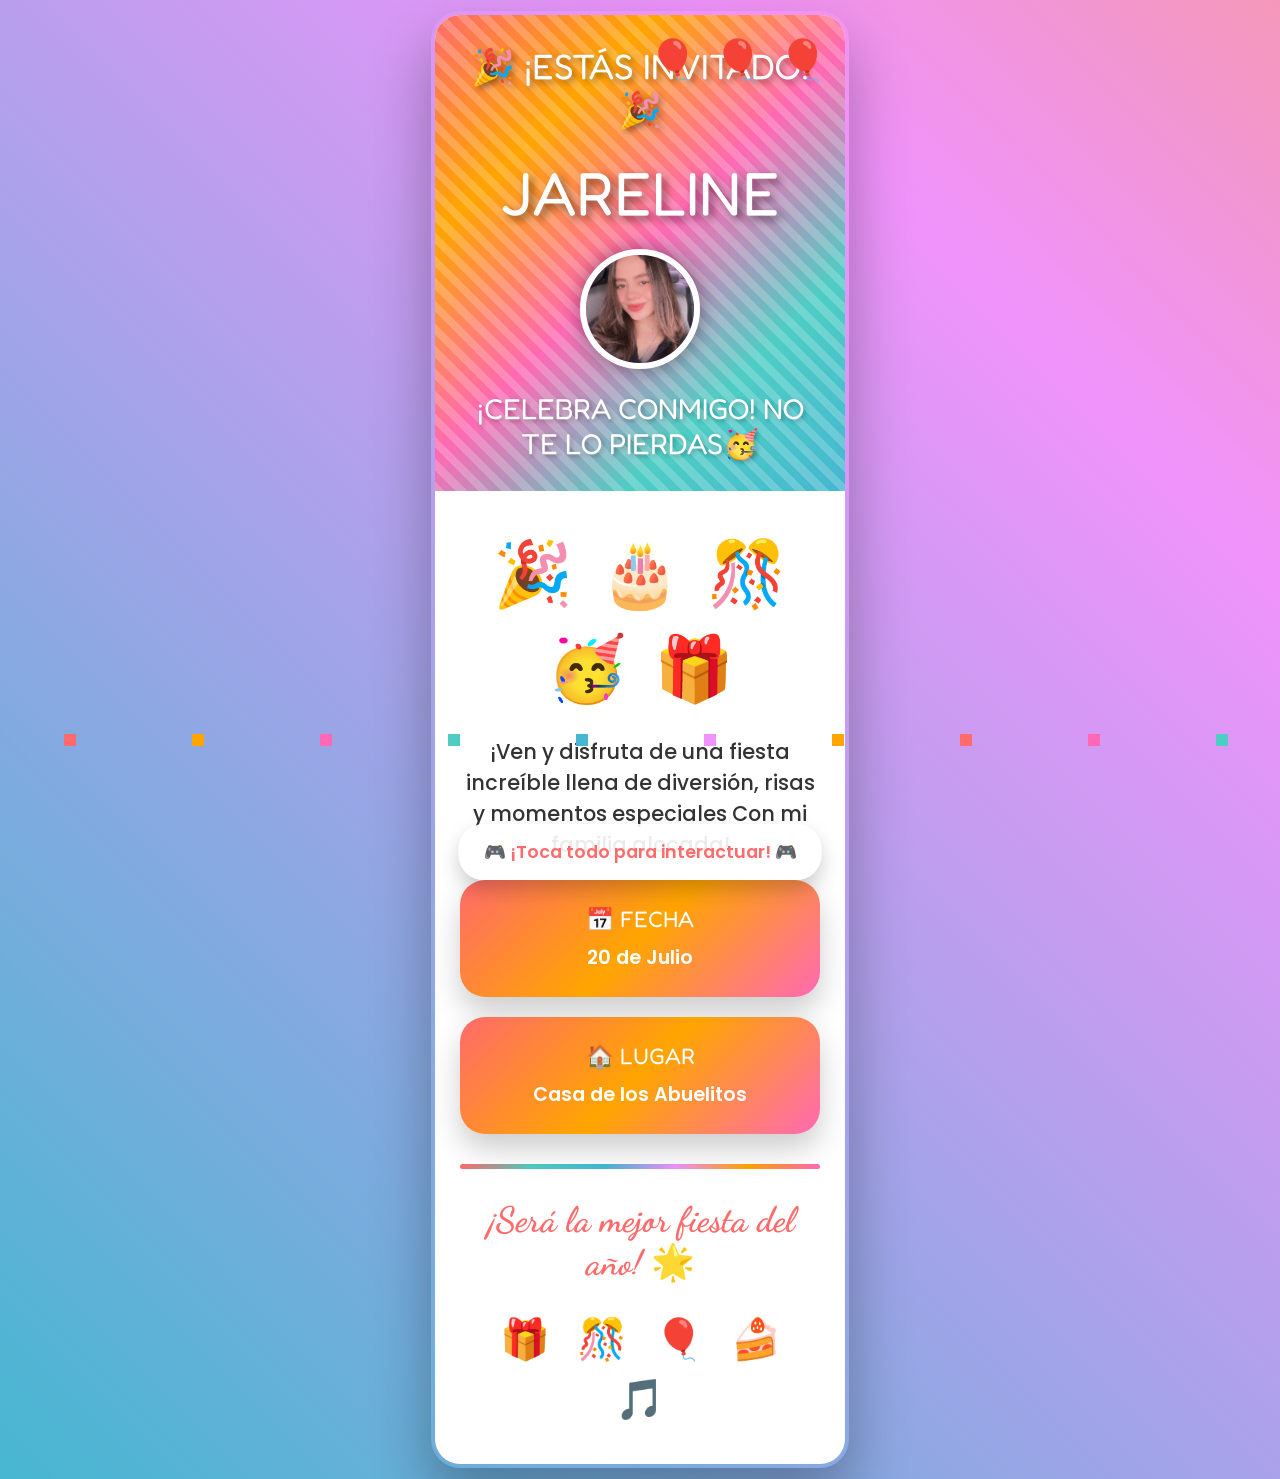
<file: index.html>
<!DOCTYPE html>
<html lang="es">
<head>
    <meta charset="UTF-8">
    <meta name="viewport" content="width=device-width, initial-scale=1.0">
    <title>🎉 ¡Cumpleaños de Jareline! 🎉</title>
    <style>
        @import url('https://fonts.googleapis.com/css2?family=Fredoka+One:wght@400&family=Poppins:wght@300;400;500;600;700&family=Dancing+Script:wght@400;600;700&display=swap');

        * {
            margin: 0;
            padding: 0;
            box-sizing: border-box;
        }

        body {
            font-family: 'Poppins', sans-serif;
            background: linear-gradient(45deg, #ff6b6b, #4ecdc4, #45b7d1, #f093fb, #ffa500, #ff69b4);
            background-size: 400% 400%;
            animation: gradientShift 8s ease infinite;
            min-height: 100vh;
            display: flex;
            justify-content: center;
            align-items: center;
            padding: 10px;
            overflow-x: hidden;
            cursor: pointer;
        }

        @keyframes gradientShift {
            0% { background-position: 0% 50%; }
            50% { background-position: 100% 50%; }
            100% { background-position: 0% 50%; }
        }

        .invitation-card {
            background: white;
            border-radius: 30px;
            box-shadow: 0 30px 60px rgba(0,0,0,0.3);
            overflow: hidden;
            max-width: 420px;
            width: 100%;
            position: relative;
            animation: cardFloat 4s ease-in-out infinite;
            border: 5px solid transparent;
            background-clip: padding-box;
            transition: all 0.3s ease;
        }

        .invitation-card:hover {
            transform: scale(1.05);
            box-shadow: 0 40px 80px rgba(0,0,0,0.4);
        }

        .invitation-card::before {
            content: '';
            position: absolute;
            top: -5px;
            left: -5px;
            right: -5px;
            bottom: -5px;
            background: linear-gradient(45deg, #ff6b6b, #4ecdc4, #45b7d1, #f093fb, #ffa500, #ff69b4);
            border-radius: 35px;
            z-index: -1;
            animation: borderRainbow 3s linear infinite;
        }

        @keyframes borderRainbow {
            0%, 100% { filter: hue-rotate(0deg); }
            50% { filter: hue-rotate(180deg); }
        }

        @keyframes cardFloat {
            0%, 100% { transform: translateY(0px) scale(1); }
            25% { transform: translateY(-8px) scale(1.02); }
            75% { transform: translateY(8px) scale(0.98); }
        }

        .header {
            background: linear-gradient(135deg, #ff6b6b 0%, #ffa500 25%, #ff69b4 50%, #4ecdc4 75%, #45b7d1 100%);
            padding: 30px 20px;
            text-align: center;
            position: relative;
            overflow: hidden;
            cursor: pointer;
            display: flex; /* Use flexbox for centering content */
            flex-direction: column; /* Stack items vertically */
            align-items: center; /* Center items horizontally */
            justify-content: center; /* Center items vertically */
        }

        .header::before {
            content: '';
            position: absolute;
            top: -50%;
            left: -50%;
            width: 200%;
            height: 200%;
            background: repeating-linear-gradient(
                45deg,
                transparent,
                transparent 8px,
                rgba(255,255,255,0.2) 8px,
                rgba(255,255,255,0.2) 16px
            );
            animation: shimmer 4s linear infinite;
        }

        @keyframes shimmer {
            0% { transform: translateX(-100%) rotate(0deg); }
            100% { transform: translateX(100%) rotate(360deg); }
        }

        .profile-pic-container {
            margin-top: 20px; /* Space above the picture, now below the name */
            margin-bottom: 15px; /* Space below the picture */
            position: relative; /* Needed for z-index */
            z-index: 4;
        }

        .profile-pic {
            width: 120px; /* Increased size for prominence */
            height: 120px;
            border-radius: 50%;
            border: 6px solid white; /* Thicker border */
            box-shadow: 0 0 20px rgba(0,0,0,0.4); /* Stronger shadow */
            cursor: pointer;
            transition: transform 0.4s ease-in-out, border-color 0.4s ease;
            object-fit: cover; /* Ensures the image covers the area without distortion */
        }

        .profile-pic:hover {
            transform: scale(1.15) rotate(360deg); /* More pronounced animation */
            border-color: #f093fb;
        }

        .birthday-text {
            font-family: 'Fredoka One', cursive;
            font-size: 2.2em;
            color: white;
            text-shadow: 3px 3px 6px rgba(0,0,0,0.4);
            margin-bottom: 10px;
            position: relative;
            z-index: 2;
            animation: textBounce 2s ease-in-out infinite;
            cursor: pointer;
            transition: all 0.3s ease;
        }

        .birthday-text:hover {
            transform: scale(1.1);
            text-shadow: 0 0 20px rgba(255,255,255,0.8);
        }

        @keyframes textBounce {
            0%, 100% { transform: translateY(0px); }
            50% { transform: translateY(-5px); }
        }

        .name {
            font-family: 'Fredoka One', cursive;
            font-size: 3.8em;
            color: #fff;
            text-shadow: 4px 4px 8px rgba(0,0,0,0.5);
            margin-top: 15px; /* Adjust margin if needed */
            margin-bottom: 0; /* Remove bottom margin as photo goes below */
            position: relative;
            z-index: 2;
            animation: nameGlow 3s ease-in-out infinite;
            cursor: pointer;
            transition: all 0.3s ease;
        }

        .name:hover {
            transform: scale(1.15) rotate(5deg);
            text-shadow: 0 0 30px rgba(255,255,255,1);
        }

        @keyframes nameGlow {
            0%, 100% { text-shadow: 4px 4px 8px rgba(0,0,0,0.5), 0 0 20px rgba(255,255,255,0.3); }
            50% { text-shadow: 4px 4px 8px rgba(0,0,0,0.5), 0 0 30px rgba(255,255,255,0.6); }
        }

        .animated-balloons {
            position: absolute;
            top: 15px;
            right: 15px;
            font-size: 2.5em;
            z-index: 3;
            cursor: pointer;
        }

        .balloon {
            display: inline-block;
            animation: balloonFloat 3s ease-in-out infinite;
            margin: 0 2px;
            transition: all 0.3s ease;
        }

        .balloon:hover {
            transform: scale(1.5) rotate(10deg);
            filter: drop-shadow(0 0 10px rgba(255,255,255,0.8));
        }

        .balloon:nth-child(1) { animation-delay: 0s; }
        .balloon:nth-child(2) { animation-delay: 0.5s; }
        .balloon:nth-child(3) { animation-delay: 1s; }

        @keyframes balloonFloat {
            0%, 100% { transform: translateY(0px) rotate(-2deg); }
            50% { transform: translateY(-15px) rotate(2deg); }
        }

        .content {
            padding: 35px 25px;
            text-align: center;
            position: relative;
        }

        .celebration-emoji {
            font-size: 4em;
            margin-bottom: 20px;
            animation: partyPulse 2s ease-in-out infinite;
        }

        .emoji {
            display: inline-block;
            animation: emojiDance 2s ease-in-out infinite;
            margin: 0 5px;
            cursor: pointer;
            transition: all 0.3s ease;
        }

        .emoji:hover {
            transform: scale(1.8) rotate(360deg);
            filter: drop-shadow(0 0 15px rgba(255,215,0,0.8));
        }

        .emoji:nth-child(1) { animation-delay: 0s; }
        .emoji:nth-child(2) { animation-delay: 0.3s; }
        .emoji:nth-child(3) { animation-delay: 0.6s; }
        .emoji:nth-child(4) { animation-delay: 0.9s; }
        .emoji:nth-child(5) { animation-delay: 1.2s; }

        @keyframes emojiDance {
            0%, 100% { transform: scale(1) rotate(0deg); }
            25% { transform: scale(1.2) rotate(-10deg); }
            75% { transform: scale(0.9) rotate(10deg); }
        }

        @keyframes partyPulse {
            0%, 100% { transform: scale(1); }
            50% { transform: scale(1.1); }
        }

        .info-section {
            background: linear-gradient(135deg, #ff6b6b 0%, #ffa500 50%, #ff69b4 100%);
            margin: 20px 0;
            padding: 25px;
            border-radius: 25px;
            color: white;
            box-shadow: 0 15px 30px rgba(0,0,0,0.2);
            position: relative;
            overflow: hidden;
            animation: sectionGlow 4s ease-in-out infinite;
            cursor: pointer;
            transition: all 0.3s ease;
        }

        .info-section:hover {
            transform: scale(1.05);
            box-shadow: 0 25px 50px rgba(0,0,0,0.3);
        }

        .info-section::before {
            content: '';
            position: absolute;
            top: 0;
            left: -100%;
            width: 100%;
            height: 100%;
            background: linear-gradient(90deg, transparent, rgba(255,255,255,0.3), transparent);
            animation: sectionShine 3s linear infinite;
        }

        @keyframes sectionShine {
            0% { left: -100%; }
            100% { left: 100%; }
        }

        @keyframes sectionGlow {
            0%, 100% { box-shadow: 0 15px 30px rgba(0,0,0,0.2); }
            50% { box-shadow: 0 20px 40px rgba(0,0,0,0.3), 0 0 20px rgba(255,255,255,0.2); }
        }

        .info-title {
            font-family: 'Fredoka One', cursive;
            font-size: 1.4em;
            margin-bottom: 10px;
            display: flex;
            align-items: center;
            justify-content: center;
            gap: 10px;
            position: relative;
            z-index: 2;
        }

        .info-detail {
            font-size: 1.2em;
            font-weight: 600;
            position: relative;
            z-index: 2;
        }

        .decorative-line {
            height: 5px;
            background: linear-gradient(90deg, #ff6b6b, #4ecdc4, #45b7d1, #f093fb, #ffa500, #ff69b4);
            margin: 30px 0;
            border-radius: 3px;
            animation: lineRainbow 3s linear infinite;
            cursor: pointer;
            transition: all 0.3s ease;
        }

        .decorative-line:hover {
            height: 10px;
            border-radius: 5px;
            box-shadow: 0 0 20px rgba(255,255,255,0.5);
        }

        @keyframes lineRainbow {
            0%, 100% { filter: hue-rotate(0deg); }
            50% { filter: hue-rotate(180deg); }
        }

        .invitation-text {
            font-size: 1.3em;
            color: #333;
            margin-bottom: 20px;
            font-weight: 500;
            animation: textPulse 3s ease-in-out infinite;
            cursor: pointer;
            transition: all 0.3s ease;
        }

        .invitation-text:hover {
            color: #ff6b6b;
            transform: scale(1.05);
        }

        @keyframes textPulse {
            0%, 100% { opacity: 1; }
            50% { opacity: 0.8; }
        }

        .fun-text {
            font-family: 'Dancing Script', cursive;
            font-size: 2.2em;
            color: #ff6b6b;
            margin-top: 20px;
            font-weight: 700;
            animation: funTextWave 2s ease-in-out infinite;
            cursor: pointer;
            transition: all 0.3s ease;
        }

        .fun-text:hover {
            transform: scale(1.2) rotate(5deg);
            text-shadow: 0 0 20px rgba(255,107,107,0.8);
        }

        @keyframes funTextWave {
            0%, 100% { transform: scale(1) rotate(0deg); }
            50% { transform: scale(1.05) rotate(1deg); }
        }

        .confetti {
            position: fixed;
            width: 12px;
            height: 12px;
            z-index: 1000;
            pointer-events: none;
        }

        .confetti:nth-child(1) {
            left: 5%;
            animation: confetti-fall 4s linear infinite;
            background: #ff6b6b;
            animation-delay: 0s;
        }
        .confetti:nth-child(2) {
            left: 15%;
            animation: confetti-fall 4.5s linear infinite;
            background: #ffa500;
            animation-delay: 0.5s;
        }
        .confetti:nth-child(3) {
            left: 25%;
            animation: confetti-fall 3.5s linear infinite;
            background: #ff69b4;
            animation-delay: 1s;
        }
        .confetti:nth-child(4) {
            left: 35%;
            animation: confetti-fall 4.2s linear infinite;
            background: #4ecdc4;
            animation-delay: 1.5s;
        }
        .confetti:nth-child(5) {
            left: 45%;
            animation: confetti-fall 3.8s linear infinite;
            background: #45b7d1;
            animation-delay: 2s;
        }
        .confetti:nth-child(6) {
            left: 55%;
            animation: confetti-fall 4.3s linear infinite;
            background: #f093fb;
            animation-delay: 2.5s;
        }
        .confetti:nth-child(7) {
            left: 65%;
            animation: confetti-fall 3.9s linear infinite;
            background: #ffa500;
            animation-delay: 3s;
        }
        .confetti:nth-child(8) {
            left: 75%;
            animation: confetti-fall 4.1s linear infinite;
            background: #ff6b6b;
            animation-delay: 3.5s;
        }
        .confetti:nth-child(9) {
            left: 85%;
            animation: confetti-fall 3.7s linear infinite;
            background: #ff69b4;
            animation-delay: 4s;
        }
        .confetti:nth-child(10) {
            left: 95%;
            animation: confetti-fall 4.4s linear infinite;
            background: #4ecdc4;
            animation-delay: 4.5s;
        }

        @keyframes confetti-fall {
            0% {
                transform: translateY(-100vh) rotate(0deg);
                opacity: 1;
            }
            100% {
                transform: translateY(100vh) rotate(720deg);
                opacity: 0;
            }
        }

        .sparkle-container {
            position: absolute;
            top: 0;
            left: 0;
            width: 100%;
            height: 100%;
            pointer-events: none;
            overflow: hidden;
        }

        .sparkle {
            position: absolute;
            width: 6px;
            height: 6px;
            background: white;
            border-radius: 50%;
            animation: sparkleMulti 3s linear infinite;
        }

        .sparkle:nth-child(1) { top: 20%; left: 10%; animation-delay: 0s; }
        .sparkle:nth-child(2) { top: 40%; left: 80%; animation-delay: 0.5s; }
        .sparkle:nth-child(3) { top: 60%; left: 30%; animation-delay: 1s; }
        .sparkle:nth-child(4) { top: 80%; left: 70%; animation-delay: 1.5s; }
        .sparkle:nth-child(5) { top: 30%; left: 90%; animation-delay: 2s; }
        .sparkle:nth-child(6) { top: 70%; left: 20%; animation-delay: 2.5s; }

        @keyframes sparkleMulti {
            0%, 100% {
                opacity: 0;
                transform: scale(0) rotate(0deg);
            }
            50% {
                opacity: 1;
                transform: scale(1) rotate(180deg);
            }
        }

        .bottom-emojis {
            font-size: 2.5em;
            margin-top: 25px;
            animation: bottomFloat 3s ease-in-out infinite;
        }

        .bottom-emoji {
            display: inline-block;
            margin: 0 8px;
            animation: bottomBounce 2s ease-in-out infinite;
            cursor: pointer;
            transition: all 0.3s ease;
        }

        .bottom-emoji:hover {
            transform: scale(1.5) rotate(360deg);
            filter: drop-shadow(0 0 15px rgba(255,215,0,0.8));
        }

        .bottom-emoji:nth-child(1) { animation-delay: 0s; }
        .bottom-emoji:nth-child(2) { animation-delay: 0.2s; }
        .bottom-emoji:nth-child(3) { animation-delay: 0.4s; }
        .bottom-emoji:nth-child(4) { animation-delay: 0.6s; }
        .bottom-emoji:nth-child(5) { animation-delay: 0.8s; }

        @keyframes bottomBounce {
            0%, 100% { transform: translateY(0px) scale(1); }
            50% { transform: translateY(-10px) scale(1.1); }
        }

        @keyframes bottomFloat {
            0%, 100% { transform: translateY(0px); }
            50% { transform: translateY(-5px); }
        }

        .click-message {
            position: fixed;
            bottom: 20px;
            left: 50%;
            transform: translateX(-50%);
            background: rgba(255,255,255,0.9);
            padding: 15px 25px;
            border-radius: 25px;
            font-weight: 600;
            color: #ff6b6b;
            box-shadow: 0 10px 20px rgba(0,0,0,0.2);
            animation: messageFloat 3s ease-in-out infinite;
            z-index: 1000;
            font-size: 1.1em;
        }

        @keyframes messageFloat {
            0%, 100% { transform: translateX(-50%) translateY(0px); }
            50% { transform: translateX(-50%) translateY(-5px); }
        }

        .fireworks {
            position: fixed;
            pointer-events: none;
            z-index: 1000;
        }

        .firework {
            width: 20px;
            height: 20px;
            border-radius: 50%;
            animation: fireworkExplode 1s ease-out forwards;
        }

        @keyframes fireworkExplode {
            0% {
                transform: scale(0);
                opacity: 1;
            }
            50% {
                transform: scale(1.5);
                opacity: 0.8;
            }
            100% {
                transform: scale(3);
                opacity: 0;
            }
        }

        .shake {
            animation: shake 0.5s ease-in-out;
        }

        @keyframes shake {
            0%, 100% { transform: translateX(0); }
            25% { transform: translateX(-5px); }
            75% { transform: translateX(5px); }
        }

        .pulse {
            animation: bigPulse 0.6s ease-in-out;
        }

        @keyframes bigPulse {
            0% { transform: scale(1); }
            50% { transform: scale(1.2); }
            100% { transform: scale(1); }
        }

        /* New animation for emoji explosion particles */
        @keyframes particleFade {
            to {
                transform: translate(var(--dx), var(--dy)) scale(0);
                opacity: 0;
            }
        }

        /* Responsive para móviles */
        @media (max-width: 480px) {
            .name { font-size: 3.2em; }
            .birthday-text { font-size: 1.8em; }
            .celebration-emoji { font-size: 3.2em; }
            .info-title { font-size: 1.2em; }
            .fun-text { font-size: 1.8em; }
            .bottom-emojis { font-size: 2em; }
            .click-message { font-size: 1em; padding: 12px 20px; }
            .profile-pic { width: 90px; height: 90px; border-width: 4px; } /* Smaller on mobile */
        }
    </style>
</head>
<body>
    <div class="confetti"></div>
    <div class="confetti"></div>
    <div class="confetti"></div>
    <div class="confetti"></div>
    <div class="confetti"></div>
    <div class="confetti"></div>
    <div class="confetti"></div>
    <div class="confetti"></div>
    <div class="confetti"></div>
    <div class="confetti"></div>

    <div class="invitation-card">
        <div class="sparkle-container">
            <div class="sparkle"></div>
            <div class="sparkle"></div>
            <div class="sparkle"></div>
            <div class="sparkle"></div>
            <div class="sparkle"></div>
            <div class="sparkle"></div>
        </div>

        <div class="header" onclick="createFireworks(event)">
            <div class="animated-balloons">
                <span class="balloon" onclick="balloonPop(this, event)">🎈</span>
                <span class="balloon" onclick="balloonPop(this, event)">🎈</span>
                <span class="balloon" onclick="balloonPop(this, event)">🎈</span>
            </div>
            <div class="birthday-text" onclick="shakeCard()">🎉 ¡ESTÁS INVITADO! 🎉</div>
            <div class="name" onclick="pulseCard()">JARELINE</div>
            <div class="profile-pic-container">
                <img src="IMAGEN.jpeg" alt="Foto de Perfil" class="profile-pic">
                </div>
            <div style="font-family: 'Fredoka One', cursive; font-size: 1.8em; color: white; text-shadow: 2px 2px 4px rgba(0,0,0,0.3); animation: textBounce 2s ease-in-out infinite; cursor: pointer;" onclick="changeColors()">
                ¡CELEBRA CONMIGO! NO TE LO PIERDAS🥳
            </div>
        </div>

        <div class="content">
            <div class="celebration-emoji">
                <span class="emoji" onclick="emojiExplode(this, event)">🎉</span>
                <span class="emoji" onclick="emojiExplode(this, event)">🎂</span>
                <span class="emoji" onclick="emojiExplode(this, event)">🎊</span>
                <span class="emoji" onclick="emojiExplode(this, event)">🥳</span>
                <span class="emoji" onclick="emojiExplode(this, event)">🎁</span>
            </div>

            <div class="invitation-text" onclick="changeText(this)">
                ¡Ven y disfruta de una fiesta increíble llena de diversión, risas y momentos especiales Con mi familia alocada!
            </div>

            <div class="info-section" onclick="sectionPulse(this)">
                <div class="info-title">
                    📅 FECHA
                </div>
                <div class="info-detail">20 de Julio</div>
            </div>

            <div class="info-section" onclick="sectionPulse(this)">
                <div class="info-title">
                    🏠 LUGAR
                </div>
                <div class="info-detail">Casa de los Abuelitos</div>
            </div>

            <div class="decorative-line" onclick="lineExplosion(this)"></div>

            <div class="fun-text" onclick="funTextAnimation(this)">
                ¡Será la mejor fiesta del año! 🌟
            </div>

            <div class="bottom-emojis">
                <span class="bottom-emoji" onclick="bottomEmojiSpin(this, event)">🎁</span>
                <span class="bottom-emoji" onclick="bottomEmojiSpin(this, event)">🎊</span>
                <span class="bottom-emoji" onclick="bottomEmojiSpin(this, event)">🎈</span>
                <span class="bottom-emoji" onclick="bottomEmojiSpin(this, event)">🍰</span>
                <span class="bottom-emoji" onclick="bottomEmojiSpin(this, event)">🎵</span>
            </div>
        </div>
    </div>

    <div class="click-message">
        🎮 ¡Toca todo para interactuar! 🎮
    </div>

    <script>
        let clickCount = 0;
        const messages = [
            "¡Ven y disfruta de una fiesta increíble llena de diversión, risas y momentos especiales que nunca olvidaremos!",
            "🎉 ¡Habrá música, baile, pastel y muchas sorpresas! 🎉",
            "🎊 ¡Trae tu mejor sonrisa y ganas de celebrar! 🎊",
            "🥳 ¡Será una fiesta que recordaremos para siempre! 🥳",
            "🎈 ¡No te pierdas esta celebración súper especial! 🎈"
        ];

        function getRandomColor() {
            const letters = '0123456789ABCDEF';
            let color = '#';
            for (let i = 0; i < 6; i++) {
                color += letters[Math.floor(Math.random() * 16)];
            }
            return color;
        }

        function createFireworks(event) {
            event.stopPropagation();
            const rect = event.currentTarget.getBoundingClientRect();
            const x = event.clientX - rect.left;
            const y = event.clientY - rect.top;

            for (let i = 0; i < 6; i++) {
                const firework = document.createElement('div');
                firework.className = 'firework';
                firework.style.left = x + 'px';
                firework.style.top = y + 'px';
                firework.style.background = getRandomColor();
                firework.style.position = 'absolute';
                event.currentTarget.appendChild(firework);

                setTimeout(() => {
                    firework.remove();
                }, 1000);
            }
        }

        function balloonPop(balloon, event) {
            event.stopPropagation();
            balloon.style.transform = 'scale(0)';
            balloon.style.opacity = '0';

            createExplosion(balloon);

            setTimeout(() => {
                balloon.style.transform = 'scale(1)';
                balloon.style.opacity = '1';
                balloon.innerHTML = '💥';

                setTimeout(() => {
                    balloon.innerHTML = '🎈';
                }, 1000);
            }, 500);
        }

        function createExplosion(element) {
            const rect = element.getBoundingClientRect();
            const x = rect.left + rect.width / 2;
            const y = rect.top + rect.height / 2;

            for (let i = 0; i < 8; i++) {
                const particle = document.createElement('div');
                particle.style.position = 'fixed';
                particle.style.left = x + 'px';
                particle.style.top = y + 'px';
                particle.style.width = '8px';
                particle.style.height = '8px';
                particle.style.background = getRandomColor();
                particle.style.borderRadius = '50%';
                particle.style.pointerEvents = 'none';
                particle.style.zIndex = '1000';

                const angle = (i * 45) * Math.PI / 180;
                const distance = 50;
                const endX = x + Math.cos(angle) * distance;
                const endY = y + Math.sin(angle) * distance;

                particle.style.transition = 'all 0.8s ease-out';
                document.body.appendChild(particle);

                setTimeout(() => {
                    particle.style.left = endX + 'px';
                    particle.style.top = endY + 'px';
                    particle.style.opacity = '0';
                    particle.style.transform = 'scale(0)';
                }, 50);

                setTimeout(() => {
                    particle.remove();
                }, 1000);
            }
        }

        function shakeCard() {
            const card = document.querySelector('.invitation-card');
            card.classList.add('shake');
            setTimeout(() => {
                card.classList.remove('shake');
            }, 500);
        }

        function pulseCard() {
            const card = document.querySelector('.invitation-card');
            card.classList.add('pulse');
            setTimeout(() => {
                card.classList.remove('pulse');
            }, 600);
        }

        function changeColors() {
            const header = document.querySelector('.header');
            const infoSections = document.querySelectorAll('.info-section');
            const decorativeLine = document.querySelector('.decorative-line');
            const invitationText = document.querySelector('.invitation-text');
            const funText = document.querySelector('.fun-text');
            const birthdayText = document.querySelector('.birthday-text');
            const nameText = document.querySelector('.name');


            const randomGradient = `linear-gradient(135deg, ${getRandomColor()} 0%, ${getRandomColor()} 25%, ${getRandomColor()} 50%, ${getRandomColor()} 75%, ${getRandomColor()} 100%)`;
            header.style.background = randomGradient;

            infoSections.forEach(section => {
                section.style.background = `linear-gradient(135deg, ${getRandomColor()} 0%, ${getRandomColor()} 50%, ${getRandomColor()} 100%)`;
            });

            decorativeLine.style.background = `linear-gradient(90deg, ${getRandomColor()}, ${getRandomColor()}, ${getRandomColor()}, ${getRandomColor()}, ${getRandomColor()}, ${getRandomColor()})`;

            invitationText.style.color = getRandomColor();
            funText.style.color = getRandomColor();
            birthdayText.style.color = getRandomColor();
            nameText.style.color = getRandomColor();
        }

        function emojiExplode(emoji, event) {
            event.stopPropagation();
            const originalEmoji = emoji.innerHTML;
            emoji.innerHTML = '💥'; // Change to explosion emoji temporarily

            createExplosion(emoji); // Reuse the explosion particle creation

            setTimeout(() => {
                emoji.innerHTML = originalEmoji; // Revert to original emoji
            }, 500);
        }

        function sectionPulse(section) {
            section.classList.add('pulse');
            setTimeout(() => {
                section.classList.remove('pulse');
            }, 600);
        }

        function lineExplosion(line) {
            line.style.opacity = '0';
            line.style.transform = 'scale(0)';
            createExplosion(line);

            setTimeout(() => {
                line.style.opacity = '1';
                line.style.transform = 'scale(1)';
            }, 800);
        }

        function changeText(textElement) {
            clickCount = (clickCount + 1) % messages.length;
            textElement.textContent = messages[clickCount];
            textElement.classList.add('pulse'); // Add pulse effect to text
            setTimeout(() => {
                textElement.classList.remove('pulse');
            }, 600);
        }

        function funTextAnimation(funTextElement) {
            funTextElement.style.animation = 'none'; // Reset animation
            void funTextElement.offsetWidth; // Trigger reflow
            funTextElement.style.animation = 'funTextWave 2s ease-in-out infinite'; // Re-apply animation
            funTextElement.classList.add('pulse');
            setTimeout(() => {
                funTextElement.classList.remove('pulse');
            }, 600);
        }

        function bottomEmojiSpin(emoji, event) {
            event.stopPropagation();
            emoji.style.animation = 'none'; // Reset animation
            void emoji.offsetWidth; // Trigger reflow
            emoji.style.animation = 'bottomBounce 2s ease-in-out infinite, spin 0.6s linear';
            emoji.classList.add('pulse');
            createExplosion(emoji); // Small explosion on click

            setTimeout(() => {
                emoji.style.animation = 'bottomBounce 2s ease-in-out infinite'; // Revert to original animation
                emoji.classList.remove('pulse');
            }, 600);
        }
        // Add a spin animation if not already defined for bottomEmojiSpin
        const styleSheet = document.styleSheets[0];
        styleSheet.insertRule(`
            @keyframes spin {
                from { transform: rotate(0deg); }
                to { transform: rotate(360deg); }
            }
        `, styleSheet.cssRules.length);
    </script>
</body>
</html>
</file>
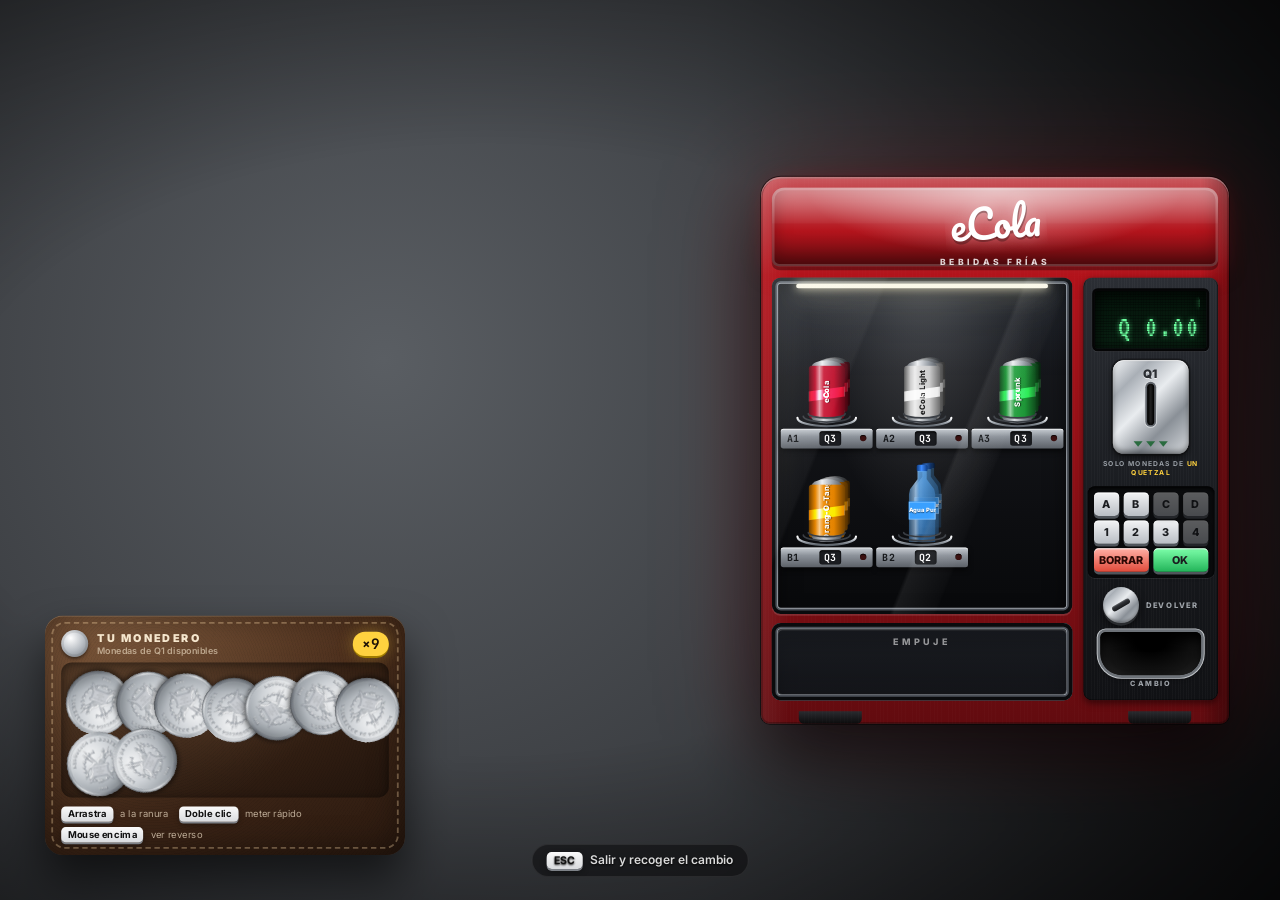
<file: kev_vending/html/index.html>
<!DOCTYPE html>
<html lang="es">
<head>
  <meta charset="utf-8">
  <title>kev_vending</title>
  <link rel="preconnect" href="https://fonts.googleapis.com">
  <link rel="preconnect" href="https://fonts.gstatic.com" crossorigin>
  <link rel="stylesheet" href="https://fonts.googleapis.com/css2?family=Inter:wght@400;500;600;700;800;900&family=Pacifico&family=Bungee&family=Righteous&family=VT323&family=JetBrains+Mono:wght@500;700&display=swap">
  <link rel="stylesheet" href="style.css">
  <link rel="stylesheet" href="creator.css">
</head>
<body>
  <!-- Definiciones globales de la moneda (degradados metálicos + relieve) -->
  <svg width="0" height="0" style="position:absolute" aria-hidden="true">
    <defs>
      <radialGradient id="kvField" cx="38%" cy="32%" r="78%">
        <stop offset="0" stop-color="#f4f5f6"/>
        <stop offset=".45" stop-color="#cfd3d7"/>
        <stop offset=".8" stop-color="#a3a9af"/>
        <stop offset="1" stop-color="#868c93"/>
      </radialGradient>
      <linearGradient id="kvRim" x1="0" y1="0" x2="1" y2="1">
        <stop offset="0" stop-color="#fbfbfc"/>
        <stop offset=".3" stop-color="#a7adb3"/>
        <stop offset=".55" stop-color="#eceef0"/>
        <stop offset=".8" stop-color="#7c828a"/>
        <stop offset="1" stop-color="#c5c9cd"/>
      </linearGradient>
      <linearGradient id="kvShine" x1="0" y1="0" x2="1" y2="1">
        <stop offset="0" stop-color="#fff" stop-opacity=".55"/>
        <stop offset=".35" stop-color="#fff" stop-opacity="0"/>
        <stop offset=".7" stop-color="#000" stop-opacity="0"/>
        <stop offset="1" stop-color="#000" stop-opacity=".25"/>
      </linearGradient>
      <filter id="kvEmboss" x="-10%" y="-10%" width="120%" height="120%">
        <feGaussianBlur in="SourceAlpha" stdDeviation="0.7" result="blur"/>
        <feSpecularLighting in="blur" surfaceScale="2.2" specularConstant="1" specularExponent="16" lighting-color="#ffffff" result="spec">
          <feDistantLight azimuth="225" elevation="42"/>
        </feSpecularLighting>
        <feComposite in="spec" in2="SourceAlpha" operator="in" result="specIn"/>
        <feOffset in="SourceAlpha" dx=".9" dy=".9" result="off"/>
        <feFlood flood-color="#3c4146" flood-opacity=".55"/>
        <feComposite in2="off" operator="in" result="shadow"/>
        <feMerge>
          <feMergeNode in="shadow"/>
          <feMergeNode in="SourceGraphic"/>
          <feMergeNode in="specIn"/>
        </feMerge>
      </filter>
      <linearGradient id="coilGrad" x1="0" y1="0" x2="0" y2="1">
        <stop offset="0" stop-color="#ffffff"/>
        <stop offset=".45" stop-color="#b4bac1"/>
        <stop offset="1" stop-color="#596068"/>
      </linearGradient>
      <path id="kvArcTop" d="M -73 0 A 73 73 0 0 1 73 0"/>
      <path id="kvArcBot" d="M -82 0 A 82 82 0 0 0 82 0"/>
    </defs>
  </svg>

  <div id="app" class="hidden">
    <div class="vignette"></div>

    <!-- ================= VENDING / CAFÉ ================= -->
    <div id="vendScreen">
      <div class="stage" id="stage">
        <div class="machine" id="machine">
          <div class="m-sign" id="mSign">
            <div class="m-logo" id="brandName">eCola</div>
            <div class="m-tagline" id="brandTag">BEBIDAS FRÍAS</div>
            <i class="m-sweep"></i>
          </div>

          <div class="m-body">
            <div class="m-left">
              <!-- vitrina (vending) -->
              <div class="m-window" id="mWindow">
                <i class="m-lamp"></i>
                <div class="shelves" id="shelves"></div>
                <i class="m-glass"></i>
              </div>

              <!-- menú (café) -->
              <div class="c-menu" id="cMenu"></div>
              <div class="sugar" id="sugarRow">
                <span class="sugar-label">AZÚCAR</span>
                <button class="sbtn" id="sugarMinus">−</button>
                <div class="sugar-cubes" id="sugarCubes"><i></i><i></i><i></i><i></i><i></i></div>
                <button class="sbtn" id="sugarPlus">+</button>
                <span class="sugar-txt" id="sugarTxt">NORMAL</span>
              </div>
              <div class="brew" id="brew">
                <div class="brew-light"></div>
                <div class="brew-head"><i class="nozzle-l"></i><i class="nozzle-r"></i></div>
                <div class="brew-stream" id="brewStream"></div>
                <div class="steam" id="steam"><i></i><i></i><i></i><i></i></div>
                <div class="ccup" id="ccup">
                  <div class="ccup-liq" id="ccupLiq"><i class="ccup-foam" id="ccupFoam"></i></div>
                  <div class="ccup-sleeve"></div>
                  <div class="ccup-cubes" id="ccupCubes"></div>
                </div>
                <div class="brew-grill"></div>
                <div class="brew-status" id="brewStatus">ELIJA SU BEBIDA</div>
              </div>

              <!-- bahía de salida (vending) -->
              <div class="m-bay" id="mBay">
                <div class="bay-in" id="bayIn"></div>
                <div class="bay-flap"><span>EMPUJE</span></div>
              </div>
            </div>

            <div class="m-ctrl">
              <div class="lcd" id="lcd">
                <div class="lcd-top"><span id="lcdTop">INSERTE MONEDAS</span></div>
                <div class="lcd-main" id="lcdMain">Q 0.00</div>
                <div class="lcd-bar hidden" id="lcdBarWrap"><i id="lcdBar"></i></div>
              </div>

              <div class="slot-plate" id="slot">
                <span class="slot-q">Q1</span>
                <div class="slot-hole"></div>
                <div class="slot-led"><i></i><i></i><i></i></div>
              </div>
              <div class="slot-note">SOLO MONEDAS DE <b>UN QUETZAL</b></div>

              <div class="keypad" id="keypad"></div>

              <button class="brew-btn" id="brewBtn">
                <svg viewBox="0 0 100 100"><circle class="ring-bg" cx="50" cy="50" r="44"/><circle class="ring" id="brewRing" cx="50" cy="50" r="44"/></svg>
                <span id="brewBtnTxt">PREPARAR</span>
              </button>

              <div class="return-wrap">
                <button class="return-btn" id="returnBtn" title="Devolver monedas"><i></i></button>
                <span>DEVOLVER</span>
              </div>

              <div class="cup">
                <div class="cup-hole" id="cupHole"></div>
                <span class="cup-label">CAMBIO</span>
              </div>
            </div>
          </div>
          <div class="m-feet"><i></i><i></i></div>
        </div>
      </div>

      <!-- Monedero del jugador -->
      <div class="pocket" id="pocket">
        <div class="pocket-head">
          <div class="pocket-icon"></div>
          <div class="pocket-title">TU MONEDERO<small>Monedas de Q1 disponibles</small></div>
          <div class="pocket-count" id="pocketCount">×0</div>
        </div>
        <div class="coins" id="coins"></div>
        <div class="pocket-hint">
          <span><kbd>Arrastra</kbd> a la ranura</span>
          <span><kbd>Doble clic</kbd> meter rápido</span>
          <span><kbd>Mouse encima</kbd> ver reverso</span>
        </div>
      </div>
    </div>

    <!-- ============ FUENTE DE SODAS / SLUSH / JUGOS ============ -->
    <div id="dispScreen" class="hidden">
      <div class="disp-wrap" id="dispWrap">
        <div class="cupstack" id="cupStack">
          <div class="card-title">VASOS</div>
          <div class="cs-list" id="csList"></div>
          <div class="cs-hint">Clic para agarrar un vaso</div>
        </div>

        <div class="dm" id="dm">
          <div class="dm-head" id="dmHead"><span id="dmBrand">eCola</span><small id="dmSub">SELF SERVICE</small><i class="m-sweep"></i></div>
          <div class="dm-tanks" id="dmTanks"></div>
          <div class="dm-taps" id="dmTaps"></div>
          <div class="dm-bay" id="dmBay">
            <div id="streams"></div>
            <div class="dm-tray"><div class="grill"></div></div>
          </div>
        </div>

        <div class="dside">
          <div class="card-title">TU BEBIDA</div>
          <div class="cashbox"><span>EFECTIVO</span><b id="dCash">Q 0</b></div>
          <div class="gauge">
            <div class="gauge-target"></div>
            <div class="meter-fill" id="meterFill"></div>
            <div class="meter-ice" id="meterIce"></div>
            <span id="meterTxt">0%</span>
          </div>
          <div class="gauge-legend"><span>VACÍO</span><span class="ok">ZONA PERFECTA</span></div>
          <div class="dinfo" id="dInfo">Agarra un vaso de la izquierda.</div>
          <div class="rating hidden" id="rating"></div>
          <button id="btnLid" class="dbtn primary" disabled>Tapar y llevar</button>
          <button id="btnTrash" class="dbtn ghost">Tirar vaso</button>
          <div class="dhelp">
            <span><kbd>Mantén</kbd> la palanca para servir</span>
            <span><kbd>Arrastra</kbd> el vaso a otra boquilla</span>
            <span>Llena hasta la <b>línea</b> sin rebalsar</span>
          </div>
        </div>
      </div>
    </div>

    <div class="keys"><kbd>ESC</kbd> <span id="escTxt">Salir y recoger el cambio</span></div>
  </div>

  <!-- ================= CREADOR (admins) ================= -->
  <div id="creator" class="hidden"></div>

  <div class="toast" id="toast"><i class="toast-ic"></i><span id="toastTxt"></span></div>

  <script src="app.js"></script>
  <script src="creator.js"></script>
</body>
</html>
</file>
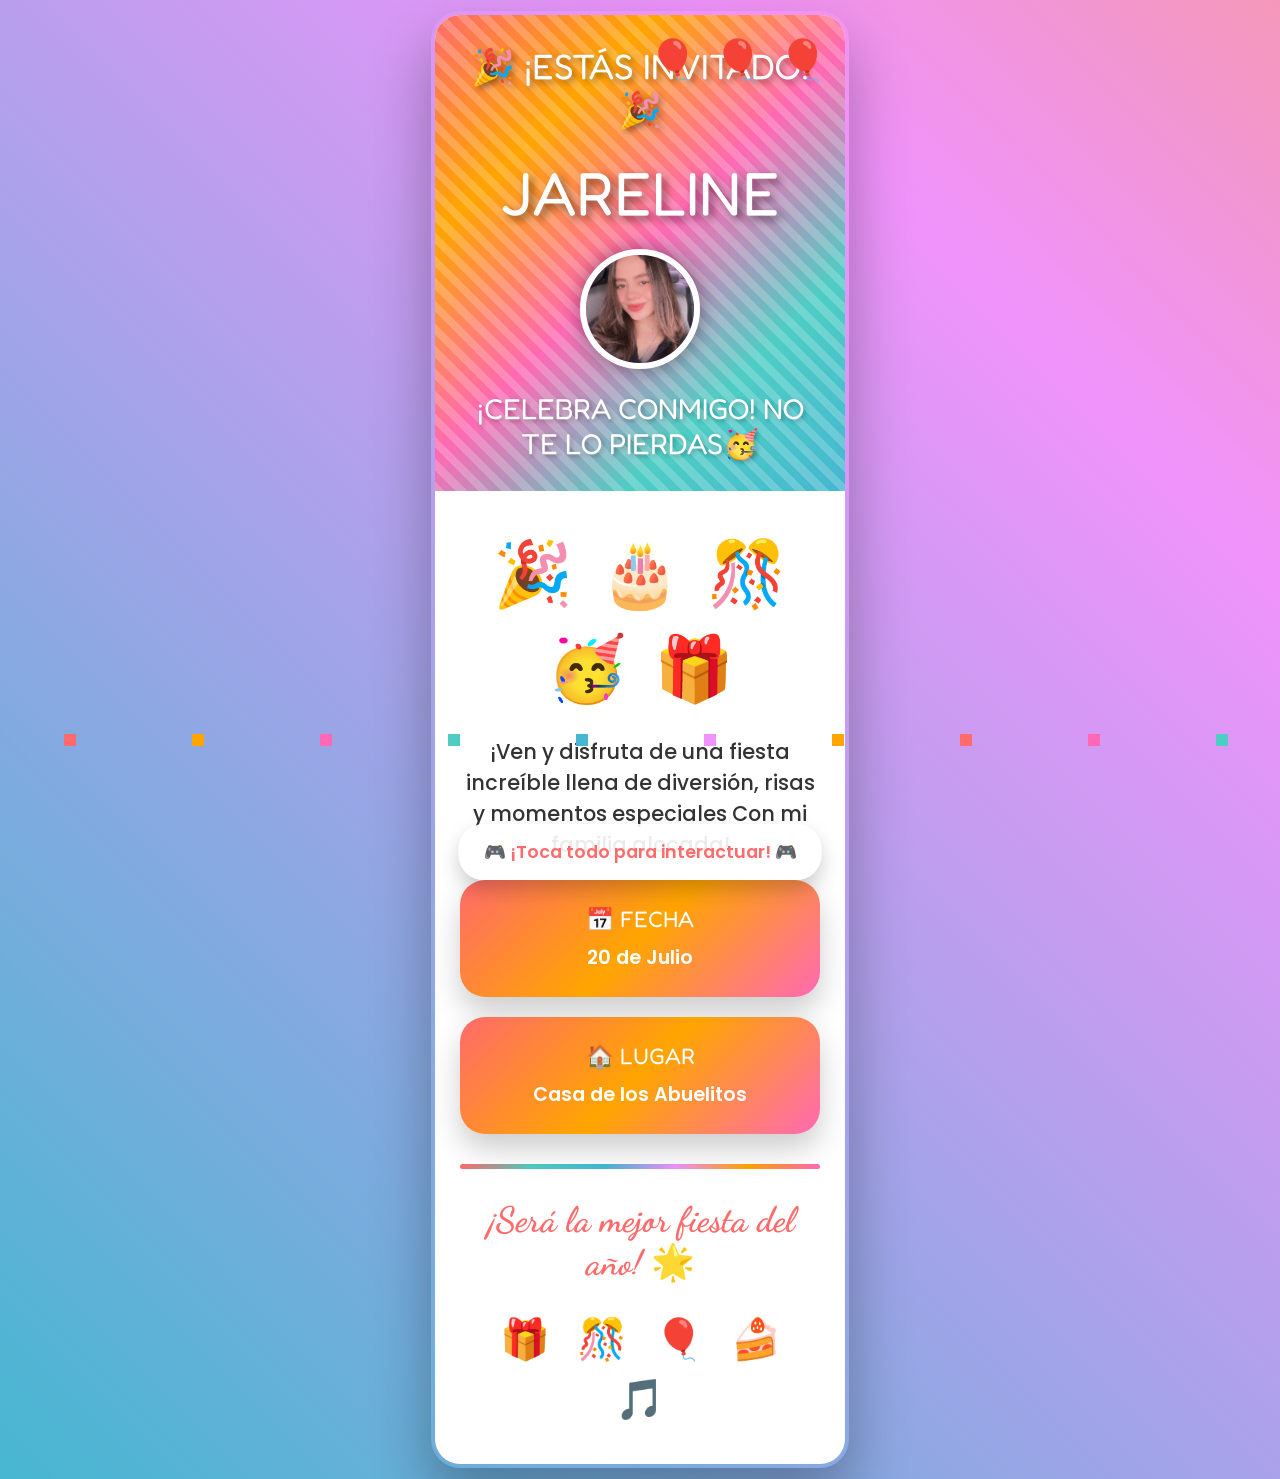
<file: cumpleaños jareline.html>
<!DOCTYPE html>
<html lang="es">
<head>
    <meta charset="UTF-8">
    <meta name="viewport" content="width=device-width, initial-scale=1.0">
    <title>🎉 ¡Cumpleaños de Jareline! 🎉</title>
    <style>
        @import url('https://fonts.googleapis.com/css2?family=Fredoka+One:wght@400&family=Poppins:wght@300;400;500;600;700&family=Dancing+Script:wght@400;600;700&display=swap');

        * {
            margin: 0;
            padding: 0;
            box-sizing: border-box;
        }

        body {
            font-family: 'Poppins', sans-serif;
            background: linear-gradient(45deg, #ff6b6b, #4ecdc4, #45b7d1, #f093fb, #ffa500, #ff69b4);
            background-size: 400% 400%;
            animation: gradientShift 8s ease infinite;
            min-height: 100vh;
            display: flex;
            justify-content: center;
            align-items: center;
            padding: 10px;
            overflow-x: hidden;
            cursor: pointer;
        }

        @keyframes gradientShift {
            0% { background-position: 0% 50%; }
            50% { background-position: 100% 50%; }
            100% { background-position: 0% 50%; }
        }

        .invitation-card {
            background: white;
            border-radius: 30px;
            box-shadow: 0 30px 60px rgba(0,0,0,0.3);
            overflow: hidden;
            max-width: 420px;
            width: 100%;
            position: relative;
            animation: cardFloat 4s ease-in-out infinite;
            border: 5px solid transparent;
            background-clip: padding-box;
            transition: all 0.3s ease;
        }

        .invitation-card:hover {
            transform: scale(1.05);
            box-shadow: 0 40px 80px rgba(0,0,0,0.4);
        }

        .invitation-card::before {
            content: '';
            position: absolute;
            top: -5px;
            left: -5px;
            right: -5px;
            bottom: -5px;
            background: linear-gradient(45deg, #ff6b6b, #4ecdc4, #45b7d1, #f093fb, #ffa500, #ff69b4);
            border-radius: 35px;
            z-index: -1;
            animation: borderRainbow 3s linear infinite;
        }

        @keyframes borderRainbow {
            0%, 100% { filter: hue-rotate(0deg); }
            50% { filter: hue-rotate(180deg); }
        }

        @keyframes cardFloat {
            0%, 100% { transform: translateY(0px) scale(1); }
            25% { transform: translateY(-8px) scale(1.02); }
            75% { transform: translateY(8px) scale(0.98); }
        }

        .header {
            background: linear-gradient(135deg, #ff6b6b 0%, #ffa500 25%, #ff69b4 50%, #4ecdc4 75%, #45b7d1 100%);
            padding: 30px 20px;
            text-align: center;
            position: relative;
            overflow: hidden;
            cursor: pointer;
            display: flex; /* Use flexbox for centering content */
            flex-direction: column; /* Stack items vertically */
            align-items: center; /* Center items horizontally */
            justify-content: center; /* Center items vertically */
        }

        .header::before {
            content: '';
            position: absolute;
            top: -50%;
            left: -50%;
            width: 200%;
            height: 200%;
            background: repeating-linear-gradient(
                45deg,
                transparent,
                transparent 8px,
                rgba(255,255,255,0.2) 8px,
                rgba(255,255,255,0.2) 16px
            );
            animation: shimmer 4s linear infinite;
        }

        @keyframes shimmer {
            0% { transform: translateX(-100%) rotate(0deg); }
            100% { transform: translateX(100%) rotate(360deg); }
        }

        .profile-pic-container {
            margin-top: 20px; /* Space above the picture, now below the name */
            margin-bottom: 15px; /* Space below the picture */
            position: relative; /* Needed for z-index */
            z-index: 4;
        }

        .profile-pic {
            width: 120px; /* Increased size for prominence */
            height: 120px;
            border-radius: 50%;
            border: 6px solid white; /* Thicker border */
            box-shadow: 0 0 20px rgba(0,0,0,0.4); /* Stronger shadow */
            cursor: pointer;
            transition: transform 0.4s ease-in-out, border-color 0.4s ease;
            object-fit: cover; /* Ensures the image covers the area without distortion */
        }

        .profile-pic:hover {
            transform: scale(1.15) rotate(360deg); /* More pronounced animation */
            border-color: #f093fb;
        }

        .birthday-text {
            font-family: 'Fredoka One', cursive;
            font-size: 2.2em;
            color: white;
            text-shadow: 3px 3px 6px rgba(0,0,0,0.4);
            margin-bottom: 10px;
            position: relative;
            z-index: 2;
            animation: textBounce 2s ease-in-out infinite;
            cursor: pointer;
            transition: all 0.3s ease;
        }

        .birthday-text:hover {
            transform: scale(1.1);
            text-shadow: 0 0 20px rgba(255,255,255,0.8);
        }

        @keyframes textBounce {
            0%, 100% { transform: translateY(0px); }
            50% { transform: translateY(-5px); }
        }

        .name {
            font-family: 'Fredoka One', cursive;
            font-size: 3.8em;
            color: #fff;
            text-shadow: 4px 4px 8px rgba(0,0,0,0.5);
            margin-top: 15px; /* Adjust margin if needed */
            margin-bottom: 0; /* Remove bottom margin as photo goes below */
            position: relative;
            z-index: 2;
            animation: nameGlow 3s ease-in-out infinite;
            cursor: pointer;
            transition: all 0.3s ease;
        }

        .name:hover {
            transform: scale(1.15) rotate(5deg);
            text-shadow: 0 0 30px rgba(255,255,255,1);
        }

        @keyframes nameGlow {
            0%, 100% { text-shadow: 4px 4px 8px rgba(0,0,0,0.5), 0 0 20px rgba(255,255,255,0.3); }
            50% { text-shadow: 4px 4px 8px rgba(0,0,0,0.5), 0 0 30px rgba(255,255,255,0.6); }
        }

        .animated-balloons {
            position: absolute;
            top: 15px;
            right: 15px;
            font-size: 2.5em;
            z-index: 3;
            cursor: pointer;
        }

        .balloon {
            display: inline-block;
            animation: balloonFloat 3s ease-in-out infinite;
            margin: 0 2px;
            transition: all 0.3s ease;
        }

        .balloon:hover {
            transform: scale(1.5) rotate(10deg);
            filter: drop-shadow(0 0 10px rgba(255,255,255,0.8));
        }

        .balloon:nth-child(1) { animation-delay: 0s; }
        .balloon:nth-child(2) { animation-delay: 0.5s; }
        .balloon:nth-child(3) { animation-delay: 1s; }

        @keyframes balloonFloat {
            0%, 100% { transform: translateY(0px) rotate(-2deg); }
            50% { transform: translateY(-15px) rotate(2deg); }
        }

        .content {
            padding: 35px 25px;
            text-align: center;
            position: relative;
        }

        .celebration-emoji {
            font-size: 4em;
            margin-bottom: 20px;
            animation: partyPulse 2s ease-in-out infinite;
        }

        .emoji {
            display: inline-block;
            animation: emojiDance 2s ease-in-out infinite;
            margin: 0 5px;
            cursor: pointer;
            transition: all 0.3s ease;
        }

        .emoji:hover {
            transform: scale(1.8) rotate(360deg);
            filter: drop-shadow(0 0 15px rgba(255,215,0,0.8));
        }

        .emoji:nth-child(1) { animation-delay: 0s; }
        .emoji:nth-child(2) { animation-delay: 0.3s; }
        .emoji:nth-child(3) { animation-delay: 0.6s; }
        .emoji:nth-child(4) { animation-delay: 0.9s; }
        .emoji:nth-child(5) { animation-delay: 1.2s; }

        @keyframes emojiDance {
            0%, 100% { transform: scale(1) rotate(0deg); }
            25% { transform: scale(1.2) rotate(-10deg); }
            75% { transform: scale(0.9) rotate(10deg); }
        }

        @keyframes partyPulse {
            0%, 100% { transform: scale(1); }
            50% { transform: scale(1.1); }
        }

        .info-section {
            background: linear-gradient(135deg, #ff6b6b 0%, #ffa500 50%, #ff69b4 100%);
            margin: 20px 0;
            padding: 25px;
            border-radius: 25px;
            color: white;
            box-shadow: 0 15px 30px rgba(0,0,0,0.2);
            position: relative;
            overflow: hidden;
            animation: sectionGlow 4s ease-in-out infinite;
            cursor: pointer;
            transition: all 0.3s ease;
        }

        .info-section:hover {
            transform: scale(1.05);
            box-shadow: 0 25px 50px rgba(0,0,0,0.3);
        }

        .info-section::before {
            content: '';
            position: absolute;
            top: 0;
            left: -100%;
            width: 100%;
            height: 100%;
            background: linear-gradient(90deg, transparent, rgba(255,255,255,0.3), transparent);
            animation: sectionShine 3s linear infinite;
        }

        @keyframes sectionShine {
            0% { left: -100%; }
            100% { left: 100%; }
        }

        @keyframes sectionGlow {
            0%, 100% { box-shadow: 0 15px 30px rgba(0,0,0,0.2); }
            50% { box-shadow: 0 20px 40px rgba(0,0,0,0.3), 0 0 20px rgba(255,255,255,0.2); }
        }

        .info-title {
            font-family: 'Fredoka One', cursive;
            font-size: 1.4em;
            margin-bottom: 10px;
            display: flex;
            align-items: center;
            justify-content: center;
            gap: 10px;
            position: relative;
            z-index: 2;
        }

        .info-detail {
            font-size: 1.2em;
            font-weight: 600;
            position: relative;
            z-index: 2;
        }

        .decorative-line {
            height: 5px;
            background: linear-gradient(90deg, #ff6b6b, #4ecdc4, #45b7d1, #f093fb, #ffa500, #ff69b4);
            margin: 30px 0;
            border-radius: 3px;
            animation: lineRainbow 3s linear infinite;
            cursor: pointer;
            transition: all 0.3s ease;
        }

        .decorative-line:hover {
            height: 10px;
            border-radius: 5px;
            box-shadow: 0 0 20px rgba(255,255,255,0.5);
        }

        @keyframes lineRainbow {
            0%, 100% { filter: hue-rotate(0deg); }
            50% { filter: hue-rotate(180deg); }
        }

        .invitation-text {
            font-size: 1.3em;
            color: #333;
            margin-bottom: 20px;
            font-weight: 500;
            animation: textPulse 3s ease-in-out infinite;
            cursor: pointer;
            transition: all 0.3s ease;
        }

        .invitation-text:hover {
            color: #ff6b6b;
            transform: scale(1.05);
        }

        @keyframes textPulse {
            0%, 100% { opacity: 1; }
            50% { opacity: 0.8; }
        }

        .fun-text {
            font-family: 'Dancing Script', cursive;
            font-size: 2.2em;
            color: #ff6b6b;
            margin-top: 20px;
            font-weight: 700;
            animation: funTextWave 2s ease-in-out infinite;
            cursor: pointer;
            transition: all 0.3s ease;
        }

        .fun-text:hover {
            transform: scale(1.2) rotate(5deg);
            text-shadow: 0 0 20px rgba(255,107,107,0.8);
        }

        @keyframes funTextWave {
            0%, 100% { transform: scale(1) rotate(0deg); }
            50% { transform: scale(1.05) rotate(1deg); }
        }

        .confetti {
            position: fixed;
            width: 12px;
            height: 12px;
            z-index: 1000;
            pointer-events: none;
        }

        .confetti:nth-child(1) {
            left: 5%;
            animation: confetti-fall 4s linear infinite;
            background: #ff6b6b;
            animation-delay: 0s;
        }
        .confetti:nth-child(2) {
            left: 15%;
            animation: confetti-fall 4.5s linear infinite;
            background: #ffa500;
            animation-delay: 0.5s;
        }
        .confetti:nth-child(3) {
            left: 25%;
            animation: confetti-fall 3.5s linear infinite;
            background: #ff69b4;
            animation-delay: 1s;
        }
        .confetti:nth-child(4) {
            left: 35%;
            animation: confetti-fall 4.2s linear infinite;
            background: #4ecdc4;
            animation-delay: 1.5s;
        }
        .confetti:nth-child(5) {
            left: 45%;
            animation: confetti-fall 3.8s linear infinite;
            background: #45b7d1;
            animation-delay: 2s;
        }
        .confetti:nth-child(6) {
            left: 55%;
            animation: confetti-fall 4.3s linear infinite;
            background: #f093fb;
            animation-delay: 2.5s;
        }
        .confetti:nth-child(7) {
            left: 65%;
            animation: confetti-fall 3.9s linear infinite;
            background: #ffa500;
            animation-delay: 3s;
        }
        .confetti:nth-child(8) {
            left: 75%;
            animation: confetti-fall 4.1s linear infinite;
            background: #ff6b6b;
            animation-delay: 3.5s;
        }
        .confetti:nth-child(9) {
            left: 85%;
            animation: confetti-fall 3.7s linear infinite;
            background: #ff69b4;
            animation-delay: 4s;
        }
        .confetti:nth-child(10) {
            left: 95%;
            animation: confetti-fall 4.4s linear infinite;
            background: #4ecdc4;
            animation-delay: 4.5s;
        }

        @keyframes confetti-fall {
            0% {
                transform: translateY(-100vh) rotate(0deg);
                opacity: 1;
            }
            100% {
                transform: translateY(100vh) rotate(720deg);
                opacity: 0;
            }
        }

        .sparkle-container {
            position: absolute;
            top: 0;
            left: 0;
            width: 100%;
            height: 100%;
            pointer-events: none;
            overflow: hidden;
        }

        .sparkle {
            position: absolute;
            width: 6px;
            height: 6px;
            background: white;
            border-radius: 50%;
            animation: sparkleMulti 3s linear infinite;
        }

        .sparkle:nth-child(1) { top: 20%; left: 10%; animation-delay: 0s; }
        .sparkle:nth-child(2) { top: 40%; left: 80%; animation-delay: 0.5s; }
        .sparkle:nth-child(3) { top: 60%; left: 30%; animation-delay: 1s; }
        .sparkle:nth-child(4) { top: 80%; left: 70%; animation-delay: 1.5s; }
        .sparkle:nth-child(5) { top: 30%; left: 90%; animation-delay: 2s; }
        .sparkle:nth-child(6) { top: 70%; left: 20%; animation-delay: 2.5s; }

        @keyframes sparkleMulti {
            0%, 100% {
                opacity: 0;
                transform: scale(0) rotate(0deg);
            }
            50% {
                opacity: 1;
                transform: scale(1) rotate(180deg);
            }
        }

        .bottom-emojis {
            font-size: 2.5em;
            margin-top: 25px;
            animation: bottomFloat 3s ease-in-out infinite;
        }

        .bottom-emoji {
            display: inline-block;
            margin: 0 8px;
            animation: bottomBounce 2s ease-in-out infinite;
            cursor: pointer;
            transition: all 0.3s ease;
        }

        .bottom-emoji:hover {
            transform: scale(1.5) rotate(360deg);
            filter: drop-shadow(0 0 15px rgba(255,215,0,0.8));
        }

        .bottom-emoji:nth-child(1) { animation-delay: 0s; }
        .bottom-emoji:nth-child(2) { animation-delay: 0.2s; }
        .bottom-emoji:nth-child(3) { animation-delay: 0.4s; }
        .bottom-emoji:nth-child(4) { animation-delay: 0.6s; }
        .bottom-emoji:nth-child(5) { animation-delay: 0.8s; }

        @keyframes bottomBounce {
            0%, 100% { transform: translateY(0px) scale(1); }
            50% { transform: translateY(-10px) scale(1.1); }
        }

        @keyframes bottomFloat {
            0%, 100% { transform: translateY(0px); }
            50% { transform: translateY(-5px); }
        }

        .click-message {
            position: fixed;
            bottom: 20px;
            left: 50%;
            transform: translateX(-50%);
            background: rgba(255,255,255,0.9);
            padding: 15px 25px;
            border-radius: 25px;
            font-weight: 600;
            color: #ff6b6b;
            box-shadow: 0 10px 20px rgba(0,0,0,0.2);
            animation: messageFloat 3s ease-in-out infinite;
            z-index: 1000;
            font-size: 1.1em;
        }

        @keyframes messageFloat {
            0%, 100% { transform: translateX(-50%) translateY(0px); }
            50% { transform: translateX(-50%) translateY(-5px); }
        }

        .fireworks {
            position: fixed;
            pointer-events: none;
            z-index: 1000;
        }

        .firework {
            width: 20px;
            height: 20px;
            border-radius: 50%;
            animation: fireworkExplode 1s ease-out forwards;
        }

        @keyframes fireworkExplode {
            0% {
                transform: scale(0);
                opacity: 1;
            }
            50% {
                transform: scale(1.5);
                opacity: 0.8;
            }
            100% {
                transform: scale(3);
                opacity: 0;
            }
        }

        .shake {
            animation: shake 0.5s ease-in-out;
        }

        @keyframes shake {
            0%, 100% { transform: translateX(0); }
            25% { transform: translateX(-5px); }
            75% { transform: translateX(5px); }
        }

        .pulse {
            animation: bigPulse 0.6s ease-in-out;
        }

        @keyframes bigPulse {
            0% { transform: scale(1); }
            50% { transform: scale(1.2); }
            100% { transform: scale(1); }
        }

        /* New animation for emoji explosion particles */
        @keyframes particleFade {
            to {
                transform: translate(var(--dx), var(--dy)) scale(0);
                opacity: 0;
            }
        }

        /* Responsive para móviles */
        @media (max-width: 480px) {
            .name { font-size: 3.2em; }
            .birthday-text { font-size: 1.8em; }
            .celebration-emoji { font-size: 3.2em; }
            .info-title { font-size: 1.2em; }
            .fun-text { font-size: 1.8em; }
            .bottom-emojis { font-size: 2em; }
            .click-message { font-size: 1em; padding: 12px 20px; }
            .profile-pic { width: 90px; height: 90px; border-width: 4px; } /* Smaller on mobile */
        }
    </style>
</head>
<body>
    <div class="confetti"></div>
    <div class="confetti"></div>
    <div class="confetti"></div>
    <div class="confetti"></div>
    <div class="confetti"></div>
    <div class="confetti"></div>
    <div class="confetti"></div>
    <div class="confetti"></div>
    <div class="confetti"></div>
    <div class="confetti"></div>

    <div class="invitation-card">
        <div class="sparkle-container">
            <div class="sparkle"></div>
            <div class="sparkle"></div>
            <div class="sparkle"></div>
            <div class="sparkle"></div>
            <div class="sparkle"></div>
            <div class="sparkle"></div>
        </div>

        <div class="header" onclick="createFireworks(event)">
            <div class="animated-balloons">
                <span class="balloon" onclick="balloonPop(this, event)">🎈</span>
                <span class="balloon" onclick="balloonPop(this, event)">🎈</span>
                <span class="balloon" onclick="balloonPop(this, event)">🎈</span>
            </div>
            <div class="birthday-text" onclick="shakeCard()">🎉 ¡ESTÁS INVITADO! 🎉</div>
            <div class="name" onclick="pulseCard()">JARELINE</div>
            <div class="profile-pic-container">
                <img src="IMAGEN.jpeg" alt="Foto de Perfil" class="profile-pic">
                </div>
            <div style="font-family: 'Fredoka One', cursive; font-size: 1.8em; color: white; text-shadow: 2px 2px 4px rgba(0,0,0,0.3); animation: textBounce 2s ease-in-out infinite; cursor: pointer;" onclick="changeColors()">
                ¡CELEBRA CONMIGO! NO TE LO PIERDAS🥳
            </div>
        </div>

        <div class="content">
            <div class="celebration-emoji">
                <span class="emoji" onclick="emojiExplode(this, event)">🎉</span>
                <span class="emoji" onclick="emojiExplode(this, event)">🎂</span>
                <span class="emoji" onclick="emojiExplode(this, event)">🎊</span>
                <span class="emoji" onclick="emojiExplode(this, event)">🥳</span>
                <span class="emoji" onclick="emojiExplode(this, event)">🎁</span>
            </div>

            <div class="invitation-text" onclick="changeText(this)">
                ¡Ven y disfruta de una fiesta increíble llena de diversión, risas y momentos especiales Con mi familia alocada!
            </div>

            <div class="info-section" onclick="sectionPulse(this)">
                <div class="info-title">
                    📅 FECHA
                </div>
                <div class="info-detail">20 de Julio</div>
            </div>

            <div class="info-section" onclick="sectionPulse(this)">
                <div class="info-title">
                    🏠 LUGAR
                </div>
                <div class="info-detail">Casa de los Abuelitos</div>
            </div>

            <div class="decorative-line" onclick="lineExplosion(this)"></div>

            <div class="fun-text" onclick="funTextAnimation(this)">
                ¡Será la mejor fiesta del año! 🌟
            </div>

            <div class="bottom-emojis">
                <span class="bottom-emoji" onclick="bottomEmojiSpin(this, event)">🎁</span>
                <span class="bottom-emoji" onclick="bottomEmojiSpin(this, event)">🎊</span>
                <span class="bottom-emoji" onclick="bottomEmojiSpin(this, event)">🎈</span>
                <span class="bottom-emoji" onclick="bottomEmojiSpin(this, event)">🍰</span>
                <span class="bottom-emoji" onclick="bottomEmojiSpin(this, event)">🎵</span>
            </div>
        </div>
    </div>

    <div class="click-message">
        🎮 ¡Toca todo para interactuar! 🎮
    </div>

    <script>
        let clickCount = 0;
        const messages = [
            "¡Ven y disfruta de una fiesta increíble llena de diversión, risas y momentos especiales que nunca olvidaremos!",
            "🎉 ¡Habrá música, baile, pastel y muchas sorpresas! 🎉",
            "🎊 ¡Trae tu mejor sonrisa y ganas de celebrar! 🎊",
            "🥳 ¡Será una fiesta que recordaremos para siempre! 🥳",
            "🎈 ¡No te pierdas esta celebración súper especial! 🎈"
        ];

        function getRandomColor() {
            const letters = '0123456789ABCDEF';
            let color = '#';
            for (let i = 0; i < 6; i++) {
                color += letters[Math.floor(Math.random() * 16)];
            }
            return color;
        }

        function createFireworks(event) {
            event.stopPropagation();
            const rect = event.currentTarget.getBoundingClientRect();
            const x = event.clientX - rect.left;
            const y = event.clientY - rect.top;

            for (let i = 0; i < 6; i++) {
                const firework = document.createElement('div');
                firework.className = 'firework';
                firework.style.left = x + 'px';
                firework.style.top = y + 'px';
                firework.style.background = getRandomColor();
                firework.style.position = 'absolute';
                event.currentTarget.appendChild(firework);

                setTimeout(() => {
                    firework.remove();
                }, 1000);
            }
        }

        function balloonPop(balloon, event) {
            event.stopPropagation();
            balloon.style.transform = 'scale(0)';
            balloon.style.opacity = '0';

            createExplosion(balloon);

            setTimeout(() => {
                balloon.style.transform = 'scale(1)';
                balloon.style.opacity = '1';
                balloon.innerHTML = '💥';

                setTimeout(() => {
                    balloon.innerHTML = '🎈';
                }, 1000);
            }, 500);
        }

        function createExplosion(element) {
            const rect = element.getBoundingClientRect();
            const x = rect.left + rect.width / 2;
            const y = rect.top + rect.height / 2;

            for (let i = 0; i < 8; i++) {
                const particle = document.createElement('div');
                particle.style.position = 'fixed';
                particle.style.left = x + 'px';
                particle.style.top = y + 'px';
                particle.style.width = '8px';
                particle.style.height = '8px';
                particle.style.background = getRandomColor();
                particle.style.borderRadius = '50%';
                particle.style.pointerEvents = 'none';
                particle.style.zIndex = '1000';

                const angle = (i * 45) * Math.PI / 180;
                const distance = 50;
                const endX = x + Math.cos(angle) * distance;
                const endY = y + Math.sin(angle) * distance;

                particle.style.transition = 'all 0.8s ease-out';
                document.body.appendChild(particle);

                setTimeout(() => {
                    particle.style.left = endX + 'px';
                    particle.style.top = endY + 'px';
                    particle.style.opacity = '0';
                    particle.style.transform = 'scale(0)';
                }, 50);

                setTimeout(() => {
                    particle.remove();
                }, 1000);
            }
        }

        function shakeCard() {
            const card = document.querySelector('.invitation-card');
            card.classList.add('shake');
            setTimeout(() => {
                card.classList.remove('shake');
            }, 500);
        }

        function pulseCard() {
            const card = document.querySelector('.invitation-card');
            card.classList.add('pulse');
            setTimeout(() => {
                card.classList.remove('pulse');
            }, 600);
        }

        function changeColors() {
            const header = document.querySelector('.header');
            const infoSections = document.querySelectorAll('.info-section');
            const decorativeLine = document.querySelector('.decorative-line');
            const invitationText = document.querySelector('.invitation-text');
            const funText = document.querySelector('.fun-text');
            const birthdayText = document.querySelector('.birthday-text');
            const nameText = document.querySelector('.name');


            const randomGradient = `linear-gradient(135deg, ${getRandomColor()} 0%, ${getRandomColor()} 25%, ${getRandomColor()} 50%, ${getRandomColor()} 75%, ${getRandomColor()} 100%)`;
            header.style.background = randomGradient;

            infoSections.forEach(section => {
                section.style.background = `linear-gradient(135deg, ${getRandomColor()} 0%, ${getRandomColor()} 50%, ${getRandomColor()} 100%)`;
            });

            decorativeLine.style.background = `linear-gradient(90deg, ${getRandomColor()}, ${getRandomColor()}, ${getRandomColor()}, ${getRandomColor()}, ${getRandomColor()}, ${getRandomColor()})`;

            invitationText.style.color = getRandomColor();
            funText.style.color = getRandomColor();
            birthdayText.style.color = getRandomColor();
            nameText.style.color = getRandomColor();
        }

        function emojiExplode(emoji, event) {
            event.stopPropagation();
            const originalEmoji = emoji.innerHTML;
            emoji.innerHTML = '💥'; // Change to explosion emoji temporarily

            createExplosion(emoji); // Reuse the explosion particle creation

            setTimeout(() => {
                emoji.innerHTML = originalEmoji; // Revert to original emoji
            }, 500);
        }

        function sectionPulse(section) {
            section.classList.add('pulse');
            setTimeout(() => {
                section.classList.remove('pulse');
            }, 600);
        }

        function lineExplosion(line) {
            line.style.opacity = '0';
            line.style.transform = 'scale(0)';
            createExplosion(line);

            setTimeout(() => {
                line.style.opacity = '1';
                line.style.transform = 'scale(1)';
            }, 800);
        }

        function changeText(textElement) {
            clickCount = (clickCount + 1) % messages.length;
            textElement.textContent = messages[clickCount];
            textElement.classList.add('pulse'); // Add pulse effect to text
            setTimeout(() => {
                textElement.classList.remove('pulse');
            }, 600);
        }

        function funTextAnimation(funTextElement) {
            funTextElement.style.animation = 'none'; // Reset animation
            void funTextElement.offsetWidth; // Trigger reflow
            funTextElement.style.animation = 'funTextWave 2s ease-in-out infinite'; // Re-apply animation
            funTextElement.classList.add('pulse');
            setTimeout(() => {
                funTextElement.classList.remove('pulse');
            }, 600);
        }

        function bottomEmojiSpin(emoji, event) {
            event.stopPropagation();
            emoji.style.animation = 'none'; // Reset animation
            void emoji.offsetWidth; // Trigger reflow
            emoji.style.animation = 'bottomBounce 2s ease-in-out infinite, spin 0.6s linear';
            emoji.classList.add('pulse');
            createExplosion(emoji); // Small explosion on click

            setTimeout(() => {
                emoji.style.animation = 'bottomBounce 2s ease-in-out infinite'; // Revert to original animation
                emoji.classList.remove('pulse');
            }, 600);
        }
        // Add a spin animation if not already defined for bottomEmojiSpin
        const styleSheet = document.styleSheets[0];
        styleSheet.insertRule(`
            @keyframes spin {
                from { transform: rotate(0deg); }
                to { transform: rotate(360deg); }
            }
        `, styleSheet.cssRules.length);
    </script>
</body>
</html>
</file>
<file: kev_vending/html/style.css>
/* =========================================================
   kev_vending v3 - máquinas
   ========================================================= */
* { box-sizing: border-box; margin: 0; padding: 0; user-select: none; }
html, body { width: 100%; height: 100%; overflow: hidden; background: transparent; font-family: "Inter", "Segoe UI", Arial, sans-serif; color: #eef0f3; }
.hidden { display: none !important; }
button { font-family: inherit; }

:root {
  --brand: #b3141c; --brand-l: #e2545c; --brand-d: #6e0b10; --brand-rgb: 179,20,28;
  --s: 1;
  --lcd: #6dffa0; --lcd-glow: rgba(90,255,150,.75); --lcd-bg1: #041109; --lcd-bg2: #0a2414;
  --chrome: linear-gradient(135deg, #f3f5f7 0%, #a9afb6 22%, #e9ecef 45%, #8a9097 70%, #d5d9dd 100%);
  --ink: #0b0c0e;
  --gold: #ffd23f;
  --ok: #56f08a;
  --err: #ff5b4d;
}

kbd { display: inline-block; background: linear-gradient(#fafafa, #d9dbde); color: #111; border-radius: 5px; padding: 2px 7px; font: 700 10.5px "Inter", sans-serif; box-shadow: 0 2px 0 #7d8187, 0 3px 6px rgba(0,0,0,.35); margin-right: 5px; letter-spacing: .2px; }

#app { position: fixed; inset: 0; animation: fadeIn .45s ease; }
@keyframes fadeIn { from { opacity: 0 } to { opacity: 1 } }

.vignette {
  position: absolute; inset: 0; pointer-events: none;
  background:
    radial-gradient(ellipse at 38% 50%, transparent 48%, rgba(0,0,0,.6) 100%),
    linear-gradient(90deg, transparent 55%, rgba(0,0,0,.35) 100%);
}

/* ================= ESCENARIO ================= */
.stage { position: absolute; right: 4vw; top: 50%; transform: translateY(-50%) scale(var(--s)); transform-origin: right center; }
.stage .machine { animation: slideIn .55s cubic-bezier(.2,1.2,.4,1); }
@keyframes slideIn { from { opacity: 0; transform: translateX(60px); } to { opacity: 1; transform: none; } }

.machine {
  position: relative; width: 520px; padding: 12px 12px 0; border-radius: 22px 22px 10px 10px;
  background:
    linear-gradient(90deg, rgba(255,255,255,.07), transparent 6%, transparent 94%, rgba(0,0,0,.35)),
    linear-gradient(180deg, var(--brand-l) 0%, var(--brand) 18%, var(--brand-d) 100%);
  box-shadow:
    inset 0 2px 0 rgba(255,255,255,.35), inset 0 0 0 2px rgba(0,0,0,.25),
    0 40px 80px rgba(0,0,0,.65), 0 0 0 1px rgba(0,0,0,.6), 0 0 120px rgba(var(--brand-rgb), .25);
}
.machine::before { /* textura de pintura */
  content: ""; position: absolute; inset: 0; border-radius: inherit; pointer-events: none; opacity: .35;
  background: repeating-linear-gradient(90deg, rgba(255,255,255,.035) 0 1px, transparent 1px 4px);
}

/* letrero */
.m-sign {
  position: relative; height: 88px; border-radius: 14px 14px 8px 8px; overflow: hidden; margin-bottom: 12px;
  display: flex; flex-direction: column; align-items: center; justify-content: center;
  background:
    radial-gradient(ellipse at 50% 0%, rgba(255,255,255,.55), transparent 60%),
    linear-gradient(180deg, var(--brand-l), var(--brand) 55%, var(--brand-d));
  box-shadow: inset 0 0 0 3px rgba(255,255,255,.18), inset 0 -10px 22px rgba(0,0,0,.35), 0 4px 0 rgba(0,0,0,.35), 0 0 30px rgba(var(--brand-rgb), .6);
}
.m-sign::after { content: ""; position: absolute; left: 0; right: 0; top: 0; height: 46%; background: linear-gradient(180deg, rgba(255,255,255,.28), rgba(255,255,255,.04)); }
.m-logo { position: relative; z-index: 2; color: #fff; line-height: 1; white-space: nowrap; max-width: 92%; overflow: hidden; text-overflow: ellipsis; padding: 0 6px 4px; }
.m-tagline { position: relative; z-index: 2; color: rgba(255,255,255,.82); font: 800 9.5px "Inter", sans-serif; letter-spacing: 4px; margin-top: 2px; }
.m-sweep { position: absolute; z-index: 3; top: -20%; bottom: -20%; width: 70px; left: -120px; transform: skewX(-22deg); background: linear-gradient(90deg, transparent, rgba(255,255,255,.45), transparent); animation: sweep 4.5s ease-in-out infinite 1s; pointer-events: none; }
@keyframes sweep { 0% { left: -120px } 35%, 100% { left: 115% } }

.logo-script { font: 400 44px "Pacifico", cursive; transform: rotate(-4deg); text-shadow: 0 3px 0 rgba(0,0,0,.28), 0 0 18px rgba(255,255,255,.35); }
.logo-bold { font: 400 36px "Bungee", "Impact", sans-serif; letter-spacing: 1px; text-shadow: 0 1px 0 var(--brand-d), 0 2px 0 var(--brand-d), 0 3px 0 rgba(0,0,0,.4), 0 6px 12px rgba(0,0,0,.35); }
.logo-retro { font: 400 38px "Righteous", sans-serif; letter-spacing: 1px; text-shadow: 0 0 6px #fff, 0 0 18px rgba(255,255,255,.7), 0 0 34px rgba(var(--brand-rgb), 1); }
.logo-clean { font: 900 32px "Inter", sans-serif; letter-spacing: 3px; text-transform: uppercase; text-shadow: 0 2px 0 rgba(0,0,0,.3); }

.m-body { position: relative; display: flex; gap: 12px; }
.m-left { flex: 1; min-width: 0; display: flex; flex-direction: column; gap: 10px; }
.m-left .m-window, .m-left .brew { flex: 1; }
.m-window { display: flex; flex-direction: column; justify-content: center; }
.shelves.big .slotx { height: 170px; }
.shelves.big .slotx .stack { height: 130px; transform: scale(1.3); transform-origin: 50% 100%; }
.shelves.big .coil { transform: translateX(-50%) scale(1.3); transform-origin: 50% 100%; }

/* ================= VITRINA ================= */
.m-window {
  position: relative; border-radius: 10px; overflow: hidden; padding: 16px 10px 6px; min-height: 250px;
  background:
    radial-gradient(ellipse at 50% -10%, rgba(255,255,255,.22), transparent 55%),
    linear-gradient(180deg, #1b1d22, #0d0e11 70%, #08090b);
  box-shadow: inset 0 0 0 4px #0a0b0d, inset 0 0 0 6px #4b5058, inset 0 0 0 7px #9aa0a7, inset 0 12px 30px rgba(0,0,0,.8), 0 2px 0 rgba(255,255,255,.12);
}
.m-lamp { position: absolute; left: 8%; right: 8%; top: 7px; height: 5px; border-radius: 3px; background: #fffbe8; box-shadow: 0 0 10px #fff6cf, 0 0 26px rgba(255,246,207,.8), 0 6px 40px rgba(255,246,207,.35); }
.m-glass { position: absolute; inset: 0; pointer-events: none; z-index: 20;
  background:
    linear-gradient(112deg, rgba(255,255,255,.16) 0%, rgba(255,255,255,.04) 26%, transparent 27%, transparent 58%, rgba(255,255,255,.07) 59%, rgba(255,255,255,.02) 68%, transparent 69%),
    linear-gradient(180deg, rgba(160,200,255,.05), transparent 30%); }

.shelves { position: relative; z-index: 2; display: grid; grid-template-columns: repeat(var(--cols, 3), 1fr); row-gap: 4px; column-gap: 4px; }
.slotx { position: relative; height: 128px; display: flex; flex-direction: column; align-items: center; justify-content: flex-end; cursor: pointer; border-radius: 6px; transition: background .2s; }
.slotx:hover { background: radial-gradient(ellipse at 50% 70%, rgba(255,255,255,.09), transparent 70%); }
.slotx .stack { position: relative; height: 92px; width: 100%; display: flex; align-items: flex-end; justify-content: center; }
.slotx .stack .pr { position: absolute; bottom: 4px; left: 50%; transition: transform .25s; }
.slotx .stack .pr.b2 { transform: translateX(-50%) translate(9px, -9px) scale(.84); filter: brightness(.45); z-index: 1; }
.slotx .stack .pr.b1 { transform: translateX(-50%) translate(5px, -5px) scale(.92); filter: brightness(.7); z-index: 2; }
.slotx .stack .pr.f  { transform: translateX(-50%); z-index: 4; }
.slotx:hover .stack .pr.f { transform: translateX(-50%) translateY(-3px) scale(1.04); }
.slotx.sel .stack .pr.f { filter: drop-shadow(0 0 10px rgba(255,255,255,.55)); }

.coil { position: absolute; z-index: 5; bottom: 20px; left: 50%; width: 76px; height: 26px; transform: translateX(-50%); pointer-events: none; }
.coil path { fill: none; stroke: url(#coilGrad); stroke-width: 2.6; stroke-linecap: round; }
.coil .back { stroke: #3a3e44; stroke-width: 2; }
.slotx.spin .coil path:not(.back) { stroke-dasharray: 8 4; animation: coil .25s linear infinite; }
@keyframes coil { to { stroke-dashoffset: -12; } }

.shelf { position: relative; z-index: 6; width: 100%; height: 22px; margin-top: 2px; display: flex; align-items: center; justify-content: space-between; gap: 4px; padding: 0 7px; border-radius: 3px;
  background: linear-gradient(180deg, #c9ced4 0%, #8d939b 40%, #5c6168 100%); box-shadow: 0 3px 6px rgba(0,0,0,.6), inset 0 1px 0 #fff; }
.shelf .code { font: 700 11px "JetBrains Mono", Consolas, monospace; color: #15171a; }
.shelf .tag { font: 700 11px "JetBrains Mono", Consolas, monospace; color: #fff; background: #1a1c20; padding: 1px 5px; border-radius: 3px; box-shadow: inset 0 1px 2px #000; }
.shelf .led { width: 7px; height: 7px; border-radius: 50%; background: #3b1010; box-shadow: inset 0 1px 1px #000; transition: background .25s, box-shadow .25s; }
.slotx.ready .shelf .led { background: var(--ok); box-shadow: 0 0 7px var(--ok); }
.slotx .name-pop { position: absolute; z-index: 30; top: 4px; left: 50%; transform: translate(-50%, -4px); opacity: 0; transition: all .18s; pointer-events: none; white-space: nowrap;
  background: rgba(10,10,12,.92); color: #fff; font: 700 11px "Inter", sans-serif; padding: 4px 8px; border-radius: 6px; border: 1px solid rgba(255,255,255,.15); }
.slotx:hover .name-pop { opacity: 1; transform: translate(-50%, 0); }

/* el producto cae */
.pr.falling { animation: prFall .75s cubic-bezier(.55,0,.9,.45) forwards !important; z-index: 40 !important; }
@keyframes prFall {
  0% { transform: translateX(-50%) translateY(0) rotate(0); }
  25% { transform: translateX(-50%) translateY(-4px) translateZ(0) scale(1.12) rotate(-4deg); }
  100% { transform: translateX(-50%) translateY(260px) scale(1.1) rotate(38deg); opacity: .0; }
}

/* ================= PRODUCTOS (dibujados en CSS) ================= */
.pr { --c: #c8102e; display: block; }
/* lata */
.pr.can { width: 40px; height: 70px; position: relative; }
.pr.can .top { position: absolute; left: 3px; right: 3px; top: 0; height: 8px; border-radius: 50% / 100% 100% 0 0; background: linear-gradient(90deg, #6c7178, #eef0f2 35%, #9ca2a9 70%, #575c62); }
.pr.can .body { position: absolute; left: 0; right: 0; top: 6px; bottom: 5px; border-radius: 4px; overflow: hidden;
  background:
    linear-gradient(90deg, rgba(0,0,0,.55) 0%, rgba(0,0,0,.05) 18%, rgba(255,255,255,.55) 30%, rgba(255,255,255,.05) 42%, rgba(0,0,0,.05) 70%, rgba(0,0,0,.5) 100%),
    var(--c); }
.pr.can .body::after { content: ""; position: absolute; left: 0; right: 0; top: 44%; height: 11px; background: rgba(255,255,255,.85); mix-blend-mode: overlay; transform: skewY(-8deg); }
.pr.can .body b { position: absolute; inset: 0; display: flex; align-items: center; justify-content: center; writing-mode: vertical-rl; transform: rotate(180deg); color: #fff; font: 800 8.5px "Inter", sans-serif; letter-spacing: .5px; text-shadow: 0 1px 1px rgba(0,0,0,.6); overflow: hidden; white-space: nowrap; }
.pr.can .bottom { position: absolute; left: 3px; right: 3px; bottom: 0; height: 7px; border-radius: 0 0 50% 50% / 0 0 100% 100%; background: linear-gradient(90deg, #5d6268, #d8dbde 40%, #7f858c 75%, #4b5056); }
.pr.can.light .body b { color: #222; text-shadow: none; }
/* botella */
.pr.bottle { width: 32px; height: 86px; position: relative; }
.pr.bottle .cap { position: absolute; left: 10px; right: 10px; top: 0; height: 8px; border-radius: 2px; background: linear-gradient(90deg, #0d3b80, #3f8cff 45%, #0d3b80); }
.pr.bottle .body { position: absolute; inset: 7px 0 0 0;
  clip-path: polygon(34% 0, 66% 0, 66% 12%, 92% 26%, 96% 34%, 96% 100%, 4% 100%, 4% 34%, 8% 26%, 34% 12%);
  background:
    linear-gradient(90deg, rgba(0,0,0,.35), rgba(255,255,255,.55) 28%, rgba(255,255,255,.08) 40%, rgba(0,0,0,.25) 100%),
    linear-gradient(180deg, rgba(255,255,255,.18), rgba(0,10,30,.35)),
    var(--c); opacity: .78; }
.pr.bottle .label { position: absolute; left: 1px; right: 1px; top: 48%; height: 20px; background: var(--c); box-shadow: inset 0 0 0 1px rgba(255,255,255,.4); display: flex; align-items: center; justify-content: center; }
.pr.bottle .label b { color: #fff; font: 800 6.5px "Inter", sans-serif; letter-spacing: .3px; white-space: nowrap; overflow: hidden; max-width: 100%; text-shadow: 0 1px 1px rgba(0,0,0,.5); }
/* snack */
.pr.snack { width: 56px; height: 74px; position: relative; }
.pr.snack .body { position: absolute; inset: 0;
  clip-path: polygon(0 4%, 8% 0, 16% 4%, 24% 0, 32% 4%, 40% 0, 48% 4%, 56% 0, 64% 4%, 72% 0, 80% 4%, 88% 0, 96% 4%, 100% 0, 100% 100%, 92% 96%, 84% 100%, 76% 96%, 68% 100%, 60% 96%, 52% 100%, 44% 96%, 36% 100%, 28% 96%, 20% 100%, 12% 96%, 4% 100%, 0 96%);
  background:
    linear-gradient(90deg, rgba(0,0,0,.4), rgba(255,255,255,.3) 25%, rgba(255,255,255,0) 45%, rgba(0,0,0,.3)),
    radial-gradient(circle at 50% 45%, rgba(255,255,255,.35) 0 28%, transparent 29%),
    var(--c); }
.pr.snack .body b { position: absolute; left: 0; right: 0; top: 36%; text-align: center; color: #fff; font: 900 8.5px "Inter", sans-serif; transform: rotate(-8deg); text-shadow: 0 1px 0 rgba(0,0,0,.6); white-space: nowrap; overflow: hidden; }
/* vaso */
.pr.cup { width: 44px; height: 60px; position: relative; }
.pr.cup .body { position: absolute; inset: 4px 0 0 0; clip-path: polygon(0 0, 100% 0, 84% 100%, 16% 100%); background: linear-gradient(90deg, #d9dcdf, #fff 35%, #c8ccd0); }
.pr.cup .body::after { content: ""; position: absolute; left: 0; right: 0; top: 34%; height: 30%; background: var(--c); }
.pr.cup .lid { position: absolute; left: -2px; right: -2px; top: 0; height: 7px; border-radius: 4px 4px 2px 2px; background: linear-gradient(#fff, #bfc4c9); }

/* ================= BAHÍA ================= */
.m-bay { position: relative; height: 86px; border-radius: 10px; overflow: hidden; perspective: 400px;
  background: linear-gradient(180deg, #050506, #15161a 70%, #23252a);
  box-shadow: inset 0 0 0 4px #0a0b0d, inset 0 0 0 6px #4b5058, inset 0 0 0 7px #9aa0a7, inset 0 18px 24px rgba(0,0,0,.95); }
.bay-in { position: absolute; left: 0; right: 0; bottom: 10px; height: 60px; display: flex; align-items: flex-end; justify-content: center; }
.bay-in .pr { transform: rotate(90deg); animation: land .5s cubic-bezier(.3,1.6,.5,1); filter: drop-shadow(0 6px 4px rgba(0,0,0,.7)); }
.bay-in.glow::before { content: ""; position: absolute; inset: 0; background: radial-gradient(ellipse at 50% 80%, rgba(255,210,63,.35), transparent 60%); animation: pulse 1.2s ease-in-out infinite; }
@keyframes land { 0% { transform: translateY(-80px) rotate(30deg); } 100% { transform: translateY(0) rotate(90deg); } }
@keyframes pulse { 50% { opacity: .3 } }
.bay-flap { position: absolute; inset: 6px; border-radius: 6px; transform-origin: top center; transition: transform .25s cubic-bezier(.3,1.8,.5,1);
  background: linear-gradient(180deg, rgba(40,44,52,.55), rgba(15,16,20,.7)); border: 1px solid rgba(255,255,255,.12);
  box-shadow: inset 0 1px 0 rgba(255,255,255,.2); display: flex; align-items: flex-start; justify-content: center; padding-top: 7px; }
.bay-flap span { font: 800 10px "Inter", sans-serif; letter-spacing: 4px; color: rgba(255,255,255,.55); }
.m-bay.bump .bay-flap { transform: rotateX(-24deg); }

/* ================= PANEL DE CONTROL ================= */
.m-ctrl { width: 150px; flex: none; display: flex; flex-direction: column; align-items: center; gap: 10px; padding: 12px 10px 14px; border-radius: 10px;
  background:
    repeating-linear-gradient(90deg, rgba(255,255,255,.025) 0 1px, transparent 1px 3px),
    linear-gradient(180deg, #2b2e34, #17191d 60%, #101114);
  box-shadow: inset 0 1px 0 rgba(255,255,255,.12), inset 0 0 0 1px rgba(0,0,0,.6), 0 3px 8px rgba(0,0,0,.5); }

.lcd { position: relative; width: 100%; padding: 6px 8px 7px; border-radius: 6px; overflow: hidden;
  background: linear-gradient(180deg, var(--lcd-bg1), var(--lcd-bg2));
  border: 3px solid #050506; box-shadow: inset 0 0 16px rgba(0,0,0,.95), 0 1px 0 rgba(255,255,255,.1); }
.lcd::after { content: ""; position: absolute; inset: 0; pointer-events: none;
  background: repeating-linear-gradient(0deg, rgba(0,0,0,.28) 0 1px, transparent 1px 3px), repeating-linear-gradient(90deg, rgba(0,0,0,.16) 0 1px, transparent 1px 3px); }
.lcd-top, .lcd-main { font-family: "VT323", "Consolas", monospace; color: var(--lcd); text-shadow: 0 0 6px var(--lcd-glow); white-space: nowrap; }
.lcd-top { font-size: 15px; letter-spacing: 1px; overflow: hidden; height: 17px; }
.lcd-top span { display: inline-block; }
.lcd-top.marquee span { padding-left: 100%; animation: marquee 7s linear infinite; }
@keyframes marquee { to { transform: translateX(-100%); } }
.lcd-main { font-size: 34px; line-height: 1; text-align: right; letter-spacing: 1px; }
.lcd.blink .lcd-top, .lcd.blink .lcd-main { animation: blink .35s steps(2) 4; }
.lcd.err { --lcd: #ff6b5b; --lcd-glow: rgba(255,90,70,.8); }
@keyframes blink { 50% { opacity: .15 } }
.lcd-bar { height: 5px; margin-top: 5px; background: rgba(255,255,255,.08); border-radius: 3px; overflow: hidden; }
.lcd-bar i { display: block; height: 100%; width: 0; background: var(--lcd); box-shadow: 0 0 8px var(--lcd); }

/* ranura */
.slot-plate { position: relative; width: 84px; height: 104px; border-radius: 12px; flex: none;
  background: var(--chrome); box-shadow: inset 0 1px 1px #fff, inset 0 -3px 6px rgba(0,0,0,.4), 0 4px 8px rgba(0,0,0,.6), 0 0 0 2px #1a1b1e;
  transition: box-shadow .2s, transform .2s; }
.slot-plate.hot { transform: scale(1.06); box-shadow: inset 0 1px 1px #fff, 0 0 0 3px var(--ok), 0 0 28px rgba(86,240,138,.8); }
.slot-q { position: absolute; top: 7px; left: 0; right: 0; text-align: center; font: 900 13px "Inter", sans-serif; color: #2b2e33; text-shadow: 0 1px 0 rgba(255,255,255,.7); letter-spacing: 1px; }
.slot-hole { position: absolute; left: 50%; top: 26px; width: 8px; height: 46px; transform: translateX(-50%); border-radius: 4px;
  background: linear-gradient(90deg, #000, #222 50%, #000); box-shadow: inset 0 0 4px #000, 0 0 0 2px #5e636a, 0 0 0 3px #d8dbde; }
.slot-led { position: absolute; bottom: 8px; left: 0; right: 0; display: flex; justify-content: center; gap: 4px; }
.slot-led i { width: 0; height: 0; border-left: 5px solid transparent; border-right: 5px solid transparent; border-top: 6px solid #2a6b3f; animation: ledDown 1.2s infinite; }
.slot-led i:nth-child(2) { animation-delay: .15s } .slot-led i:nth-child(3) { animation-delay: .3s }
@keyframes ledDown { 0%, 60%, 100% { border-top-color: #22482f; filter: none; } 30% { border-top-color: #6dffa0; filter: drop-shadow(0 0 4px #6dffa0); } }
.slot-note { margin-top: -4px; font: 700 7.5px "Inter", sans-serif; color: #9aa0a7; letter-spacing: 1px; text-align: center; line-height: 1.3; }
.slot-note b { color: var(--gold); }

/* teclado */
.keypad { display: grid; grid-template-columns: repeat(4, 28px); gap: 5px; padding: 7px; border-radius: 8px; background: #0b0c0e; box-shadow: inset 0 2px 5px #000, 0 1px 0 rgba(255,255,255,.08); }
.key { height: 26px; border: none; border-radius: 5px; cursor: pointer; font: 800 12px "Inter", sans-serif; color: #1b1d20;
  background: linear-gradient(180deg, #f2f3f5, #b9bec4); box-shadow: 0 3px 0 #50555b, 0 4px 6px rgba(0,0,0,.6), inset 0 1px 0 #fff;
  transition: transform .05s, box-shadow .05s, filter .15s; }
.key:hover { filter: brightness(1.08); }
.key:active, .key.press { transform: translateY(3px); box-shadow: 0 0 0 #50555b, 0 1px 2px rgba(0,0,0,.6), inset 0 1px 3px rgba(0,0,0,.25); }
.key.wide { grid-column: span 2; }
.key.ok { background: linear-gradient(180deg, #7dffaa, #22b459); }
.key.clr { background: linear-gradient(180deg, #ffb0a6, #e04a3a); color: #2a0703; }
.key.off { opacity: .35; }

/* devolver */
.return-wrap { display: flex; align-items: center; gap: 8px; }
.return-wrap span { font: 800 8.5px "Inter", sans-serif; color: #9ea3a9; letter-spacing: 1.5px; }
.return-btn { position: relative; width: 40px; height: 40px; border-radius: 50%; border: none; cursor: pointer; background: var(--chrome);
  box-shadow: 0 3px 0 #2a2c2f, 0 5px 9px rgba(0,0,0,.6), inset 0 -2px 3px rgba(0,0,0,.3); transition: transform .06s, box-shadow .06s; }
.return-btn i { position: absolute; left: 50%; top: 50%; width: 22px; height: 6px; border-radius: 3px; transform: translate(-50%, -50%) rotate(-30deg); background: linear-gradient(#3a3d42, #16171a); box-shadow: inset 0 1px 1px rgba(255,255,255,.2); transition: transform .2s; }
.return-btn:active { transform: translateY(3px); box-shadow: 0 0 0 #2a2c2f, 0 2px 3px rgba(0,0,0,.6); }
.return-btn:active i { transform: translate(-50%, -50%) rotate(30deg); }

/* copa de cambio */
.cup { display: flex; flex-direction: column; align-items: center; gap: 4px; margin-top: auto; }
.cup-label { font: 800 8px "Inter", sans-serif; color: #9ea3a9; letter-spacing: 2px; }
.cup-hole { width: 112px; height: 48px; border-radius: 6px 6px 24px 24px; position: relative; overflow: hidden;
  background: radial-gradient(ellipse at 50% 20%, #000 20%, #141414 70%, #2a2a2a);
  box-shadow: inset 0 8px 12px #000, 0 0 0 3px #6d7278, 0 0 0 4px #c4c8cc, 0 3px 6px rgba(0,0,0,.6); }
.cup-coin { position: absolute; width: 30px; height: 30px; }
.cup-coin svg { width: 100%; height: 100%; }

.m-feet { display: flex; justify-content: space-between; padding: 0 30px; height: 14px; margin-top: 12px; }
.m-feet i { width: 70px; height: 14px; border-radius: 0 0 6px 6px; background: linear-gradient(180deg, #2a2b2f, #0b0b0c); }

.stage .machine.shake { animation: shake .35s; }
@keyframes shake { 20%,60% { transform: translateX(-5px) } 40%,80% { transform: translateX(5px) } }

/* ================= MODO CAFÉ ================= */
.c-menu, .sugar, .brew, .brew-btn { display: none; }
.machine.coffee .m-window, .machine.coffee .m-bay, .machine.coffee .keypad { display: none; }
.machine.coffee .c-menu { display: grid; }
.machine.coffee .sugar.on { display: flex; }
.machine.coffee .brew { display: block; }
.machine.coffee .brew-btn { display: flex; }
.machine.coffee { --lcd: #ffbe5c; --lcd-glow: rgba(255,170,60,.8); --lcd-bg1: #140a03; --lcd-bg2: #2a1808;
  background:
    linear-gradient(90deg, rgba(255,255,255,.06), transparent 6%, transparent 94%, rgba(0,0,0,.35)),
    linear-gradient(180deg, #3a2a20 0%, #22170f 60%, #150e09 100%); }
.machine.coffee .m-sign { height: 80px; }

.c-menu { grid-template-columns: 1fr 1fr; gap: 8px; padding: 10px; border-radius: 10px;
  background: linear-gradient(180deg, #120c08, #0b0705); box-shadow: inset 0 0 0 3px #090605, inset 0 0 0 4px #5b4636, inset 0 10px 24px rgba(0,0,0,.8); }
.drink { position: relative; display: flex; align-items: center; gap: 9px; padding: 8px 9px; border-radius: 9px; cursor: pointer; overflow: hidden;
  background: linear-gradient(180deg, rgba(255,255,255,.07), rgba(255,255,255,.02)); border: 1px solid rgba(255,255,255,.08);
  transition: transform .12s, background .2s, border-color .2s, box-shadow .2s; }
.drink:hover { background: linear-gradient(180deg, rgba(255,255,255,.12), rgba(255,255,255,.04)); transform: translateY(-1px); }
.drink.sel { border-color: #ffbe5c; box-shadow: 0 0 0 1px #ffbe5c, 0 0 18px rgba(255,170,60,.35), inset 0 0 20px rgba(255,170,60,.12); }
.drink .mug { position: relative; width: 30px; height: 30px; flex: none; }
.drink .mug::before { content: ""; position: absolute; left: 2px; top: 6px; width: 22px; height: 22px; border-radius: 3px 3px 9px 9px; background: linear-gradient(90deg, #d8d2c8, #fff 40%, #cfc8bd); }
.drink .mug::after { content: ""; position: absolute; right: 0; top: 10px; width: 8px; height: 10px; border: 3px solid #e9e4dc; border-left: none; border-radius: 0 6px 6px 0; }
.drink .mug i { position: absolute; left: 3px; top: 7px; width: 20px; height: 7px; border-radius: 50%; background: var(--c); box-shadow: inset 0 1px 2px rgba(0,0,0,.4); z-index: 2; }
.drink .info { min-width: 0; flex: 1; }
.drink .nm { font: 700 12px "Inter", sans-serif; color: #f6efe6; white-space: nowrap; overflow: hidden; text-overflow: ellipsis; }
.drink .pc { font: 700 11px "JetBrains Mono", monospace; color: #ffbe5c; }
.drink .led { position: absolute; right: 7px; top: 7px; width: 7px; height: 7px; border-radius: 50%; background: #3b1d0a; }
.drink.ready .led { background: #ffbe5c; box-shadow: 0 0 8px #ffbe5c; }

.sugar { align-items: center; gap: 8px; padding: 8px 12px; border-radius: 9px; background: rgba(0,0,0,.35); box-shadow: inset 0 1px 3px rgba(0,0,0,.7); }
.sugar-label { color: #d8c3a5; font: 800 9.5px "Inter", sans-serif; letter-spacing: 2px; }
.sugar-txt { margin-left: auto; color: #ffbe5c; font: 400 15px "VT323", monospace; letter-spacing: 1px; }
.sbtn { width: 26px; height: 26px; border-radius: 50%; border: none; cursor: pointer; font-size: 17px; line-height: 1; color: #222; font-weight: 900;
  background: var(--chrome); box-shadow: 0 2px 0 #111, 0 3px 5px rgba(0,0,0,.5); }
.sbtn:active { transform: translateY(2px); box-shadow: none; }
.sugar-cubes { display: flex; gap: 5px; }
.sugar-cubes i { width: 13px; height: 13px; border-radius: 3px; background: #3a2a1f; box-shadow: inset 0 1px 2px #000; transition: background .15s, transform .15s; cursor: pointer; }
.sugar-cubes i.on { background: linear-gradient(135deg, #fff, #e6e0d4); box-shadow: 0 0 6px rgba(255,255,255,.55), inset -2px -2px 0 rgba(0,0,0,.08); transform: translateY(-1px); }

/* nicho de preparación */
.brew { position: relative; min-height: 190px; border-radius: 10px; overflow: hidden;
  background:
    repeating-linear-gradient(90deg, rgba(255,255,255,.035) 0 2px, transparent 2px 5px),
    linear-gradient(180deg, #0b0806, #1d1612 70%, #2a211b);
  box-shadow: inset 0 0 0 3px #090605, inset 0 0 0 4px #5b4636, inset 0 16px 26px rgba(0,0,0,.9); }
.brew-light { position: absolute; left: 25%; right: 25%; top: 6px; height: 4px; border-radius: 3px; background: #ffe7b8; box-shadow: 0 0 12px #ffcf7a, 0 10px 50px rgba(255,190,90,.45); }
.brew-head { position: absolute; left: 50%; top: 10px; width: 64px; height: 26px; transform: translateX(-50%); border-radius: 4px 4px 10px 10px; background: var(--chrome); box-shadow: 0 4px 8px rgba(0,0,0,.6); }
.brew-head i { position: absolute; bottom: -9px; width: 8px; height: 11px; border-radius: 0 0 3px 3px; background: linear-gradient(90deg, #5a5f66, #c9cdd1, #5a5f66); }
.brew-head .nozzle-l { left: 22px; } .brew-head .nozzle-r { right: 22px; }
.brew-stream { position: absolute; left: 50%; top: 45px; width: 6px; margin-left: -3px; height: 0; border-radius: 3px; background: linear-gradient(90deg, rgba(255,255,255,.3), var(--drink, #3b2314) 40%, var(--drink, #3b2314) 70%, rgba(0,0,0,.3)); opacity: 0; transition: opacity .2s; }
.brew-stream.on { opacity: 1; height: 92px; }
.brew-stream.on::after { content: ""; position: absolute; inset: 0; background: repeating-linear-gradient(180deg, rgba(255,255,255,.25) 0 3px, transparent 3px 9px); animation: flow .25s linear infinite; }
.ccup { position: absolute; left: 50%; bottom: 20px; width: 56px; height: 70px; margin-left: -28px; transform: translateY(-190px); opacity: 0; transition: transform .45s cubic-bezier(.5,0,.6,1.4), opacity .1s; }
.ccup.in { transform: translateY(0); opacity: 1; }
.ccup::before { content: ""; position: absolute; inset: 0; clip-path: polygon(0 0, 100% 0, 85% 100%, 15% 100%); background: linear-gradient(90deg, #cfc7bb, #fbf8f2 35%, #e7e1d7 60%, #bdb4a7); }
.ccup::after { content: ""; position: absolute; left: -2px; right: -2px; top: -3px; height: 6px; border-radius: 3px; background: linear-gradient(#fff, #d6d0c6); }
.ccup-liq { position: absolute; left: 6px; right: 6px; bottom: 4px; height: 0; clip-path: polygon(0 0, 100% 0, 88% 100%, 12% 100%); background: var(--drink, #3b2314); opacity: .0; transition: opacity .3s; }
.ccup.filling .ccup-liq { opacity: .0; }
.ccup-foam { position: absolute; left: 0; right: 0; top: 0; height: 7px; background: repeating-radial-gradient(circle at 30% 40%, #f6ead6 0 2px, #e8d2b0 2px 3px); opacity: 0; transition: opacity .8s; }
.ccup-foam.on { opacity: 1; }
.ccup-sleeve { position: absolute; left: 6px; right: 6px; top: 30%; height: 34%; clip-path: polygon(0 0, 100% 0, 95% 100%, 5% 100%); background: linear-gradient(90deg, var(--brand-d), var(--brand) 40%, var(--brand-d)); opacity: .92; }
.ccup-sleeve::after { content: "☕"; position: absolute; inset: 0; display: flex; align-items: center; justify-content: center; font-size: 12px; filter: grayscale(1) brightness(3); }
.ccup-cubes i { position: absolute; top: -110px; width: 9px; height: 9px; border-radius: 2px; background: #fff; box-shadow: inset -2px -2px 0 rgba(0,0,0,.12); animation: cube .55s ease-in forwards; }
@keyframes cube { to { top: 26px; opacity: 0; } }
.ccup.ready { filter: drop-shadow(0 0 12px rgba(255,190,90,.6)); }
.ccup.see .ccup-sleeve { opacity: .25; }
.ccup.see::before { opacity: .45; }
.steam { position: absolute; left: 50%; bottom: 86px; width: 60px; height: 70px; margin-left: -30px; pointer-events: none; opacity: 0; transition: opacity .8s; }
.steam.on { opacity: 1; }
.steam i { position: absolute; bottom: 0; width: 16px; height: 16px; border-radius: 50%; background: radial-gradient(circle, rgba(255,255,255,.55), transparent 70%); filter: blur(3px); animation: steam 2.2s ease-out infinite; }
.steam i:nth-child(1) { left: 10px; animation-delay: 0s } .steam i:nth-child(2) { left: 24px; animation-delay: .55s }
.steam i:nth-child(3) { left: 34px; animation-delay: 1.1s } .steam i:nth-child(4) { left: 18px; animation-delay: 1.6s }
@keyframes steam { 0% { transform: translateY(0) scale(.6); opacity: 0; } 25% { opacity: .9; } 100% { transform: translate(8px, -64px) scale(2.2); opacity: 0; } }
.brew-grill { position: absolute; left: 14px; right: 14px; bottom: 6px; height: 14px; border-radius: 3px; background: repeating-linear-gradient(90deg, #0b0b0c 0 4px, #4a4d53 4px 7px); box-shadow: inset 0 2px 3px rgba(0,0,0,.8); }
.brew-status { position: absolute; left: 10px; top: 10px; font: 400 14px "VT323", monospace; color: rgba(255,190,92,.7); letter-spacing: 1px; }

.brew-btn { position: relative; width: 104px; height: 104px; border-radius: 50%; border: none; cursor: pointer; align-items: center; justify-content: center;
  background: radial-gradient(circle at 40% 30%, #4a3a2e, #1a120d 70%); box-shadow: 0 5px 0 #0a0705, 0 8px 18px rgba(0,0,0,.6), inset 0 1px 0 rgba(255,255,255,.15); transition: transform .08s, box-shadow .08s; }
.brew-btn:active { transform: translateY(4px); box-shadow: 0 1px 0 #0a0705, 0 3px 6px rgba(0,0,0,.6); }
.brew-btn svg { position: absolute; inset: 4px; transform: rotate(-90deg); }
.brew-btn .ring-bg { fill: none; stroke: rgba(255,190,92,.15); stroke-width: 6; }
.brew-btn .ring { fill: none; stroke: #ffbe5c; stroke-width: 6; stroke-linecap: round; stroke-dasharray: 276.5; stroke-dashoffset: 276.5; filter: drop-shadow(0 0 4px #ffbe5c); }
.brew-btn span { position: relative; font: 900 11px "Inter", sans-serif; color: #ffd9a1; letter-spacing: 1.5px; text-shadow: 0 0 8px rgba(255,170,60,.6); }
.brew-btn.armed { animation: armed 1.4s ease-in-out infinite; }
@keyframes armed { 50% { box-shadow: 0 5px 0 #0a0705, 0 0 26px rgba(255,170,60,.65), inset 0 1px 0 rgba(255,255,255,.15); } }

/* ================= MONEDERO ================= */
.pocket {
  position: absolute; left: 3.5vw; bottom: 5vh; width: 400px; padding: 16px 18px 14px; border-radius: 20px;
  transform: scale(var(--s)); transform-origin: left bottom; animation: rise .55s cubic-bezier(.2,1.2,.4,1);
  background:
    radial-gradient(ellipse at 20% 0%, rgba(255,220,170,.16), transparent 60%),
    repeating-radial-gradient(circle at 30% 30%, rgba(0,0,0,.06) 0 1px, transparent 1px 3px),
    linear-gradient(160deg, #6a4329, #3e2617 60%, #2a190f);
  box-shadow: 0 26px 50px rgba(0,0,0,.6), inset 0 1px 0 rgba(255,230,190,.25), inset 0 0 40px rgba(0,0,0,.45);
}
@keyframes rise { from { opacity: 0; margin-bottom: -40px; } to { opacity: 1; margin-bottom: 0; } }
.pocket::before { content: ""; position: absolute; inset: 7px; border-radius: 15px; border: 2px dashed rgba(255,222,170,.32); pointer-events: none; }
.pocket-head { display: flex; align-items: center; gap: 10px; margin-bottom: 6px; position: relative; }
.pocket-icon { width: 30px; height: 30px; border-radius: 50%; background: radial-gradient(circle at 35% 30%, #fff, #b9bec4 50%, #6f757c); box-shadow: 0 2px 4px rgba(0,0,0,.5), inset 0 0 0 3px rgba(0,0,0,.08); }
.pocket-title { color: #f5e6cd; font: 900 12px "Inter", sans-serif; letter-spacing: 2.5px; display: flex; flex-direction: column; }
.pocket-title small { font: 600 10px "Inter", sans-serif; letter-spacing: 0; color: rgba(245,230,205,.6); margin-top: 1px; }
.pocket-count { margin-left: auto; font: 700 16px "JetBrains Mono", monospace; color: #1e1206; background: var(--gold); padding: 3px 10px; border-radius: 20px; box-shadow: 0 2px 0 #a07c00, 0 0 18px rgba(255,210,63,.35); }
.coins { position: relative; height: 150px; border-radius: 12px; background: radial-gradient(ellipse at 50% 40%, rgba(0,0,0,.12), rgba(0,0,0,.32)); box-shadow: inset 0 2px 10px rgba(0,0,0,.45); }
.pocket-hint { display: flex; flex-wrap: wrap; gap: 6px 12px; color: rgba(245,230,205,.7); font-size: 10.5px; margin-top: 10px; position: relative; }
.empty-msg { position: absolute; inset: 0; display: flex; flex-direction: column; gap: 4px; align-items: center; justify-content: center; color: rgba(245,230,205,.6); font-size: 13px; font-weight: 600; }
.empty-msg small { font-weight: 500; font-size: 11px; opacity: .8; }

/* ================= MONEDA 3D ================= */
.coin { position: absolute; width: 76px; height: 76px; perspective: 600px; cursor: grab; transition: filter .2s; }
.coin:hover { filter: drop-shadow(0 0 10px rgba(255,255,255,.35)); z-index: 50; }
.coin .inner { position: relative; width: 100%; height: 100%; transform-style: preserve-3d; transition: transform .6s cubic-bezier(.3,1.4,.5,1); }
.coin .face, .coin .layer { position: absolute; inset: 0; border-radius: 50%; backface-visibility: hidden; }
.coin .face svg { width: 100%; height: 100%; display: block; filter: drop-shadow(0 3px 3px rgba(0,0,0,.55)); }
.coin .back { transform: rotateY(180deg) translateZ(6px); }
.coin .front { transform: translateZ(0); }
.coin .layer { background: linear-gradient(90deg, #6f757c, #d9dce0 40%, #8d939a 70%, #5d6268); backface-visibility: visible; }
.coin.dragging { cursor: grabbing; z-index: 9999; }
.coin.dragging .inner, .coin.flying .inner { transition: none; }
.fly { position: fixed; z-index: 9999; pointer-events: none; }
.fly .inner { transition: none; }
.coin.drop-in { animation: coinIn .4s cubic-bezier(.3,1.6,.5,1) both; }
@keyframes coinIn { from { transform: translateY(-30px) scale(.6); opacity: 0; } }

/* ================= TOAST / TECLAS ================= */
.toast {
  position: fixed; z-index: 100000; left: 50%; top: 6vh; transform: translateX(-50%) translateY(-24px); opacity: 0; pointer-events: none;
  display: flex; align-items: center; gap: 10px;
  background: rgba(14,15,18,.9); backdrop-filter: blur(8px); color: #fff; padding: 11px 18px 11px 12px; border-radius: 14px; font-size: 14px; font-weight: 600;
  border: 1px solid rgba(255,255,255,.1); box-shadow: 0 16px 40px rgba(0,0,0,.5); transition: all .3s cubic-bezier(.2,1.3,.4,1); max-width: 70vw;
}
.toast-ic { width: 24px; height: 24px; border-radius: 50%; flex: none; background: var(--gold); position: relative; }
.toast-ic::after { content: "i"; position: absolute; inset: 0; display: flex; align-items: center; justify-content: center; color: #1a1300; font: 900 13px "Inter", sans-serif; font-style: normal; }
.toast.show { opacity: 1; transform: translateX(-50%) translateY(0); }
.toast.err .toast-ic { background: var(--err); } .toast.err .toast-ic::after { content: "!"; color: #fff; }
.toast.ok .toast-ic { background: var(--ok); } .toast.ok .toast-ic::after { content: "✓"; color: #05210f; }

.keys { position: absolute; left: 50%; bottom: 2.6vh; transform: translateX(-50%); color: rgba(255,255,255,.85); font-size: 12px; font-weight: 600; text-shadow: 0 1px 2px #000;
  background: rgba(10,10,12,.55); padding: 7px 14px; border-radius: 30px; border: 1px solid rgba(255,255,255,.08); }

/* ================= DISPENSADOR ================= */
.disp-wrap { position: absolute; right: 3vw; top: 50%; transform: translateY(-50%) scale(var(--s)); transform-origin: right center; display: flex; align-items: flex-end; gap: 16px; animation: slideInR .55s cubic-bezier(.2,1.2,.4,1); }
@keyframes slideInR { from { opacity: 0; margin-right: -60px; } to { opacity: 1; margin-right: 0; } }
.card-title { color: #fff; font: 900 11px "Inter", sans-serif; letter-spacing: 3px; margin-bottom: 10px; text-align: center; opacity: .9; }

.cupstack, .dside { border-radius: 18px; background: linear-gradient(180deg, rgba(28,30,35,.92), rgba(14,15,18,.94)); box-shadow: 0 24px 50px rgba(0,0,0,.55), inset 0 1px 0 rgba(255,255,255,.08); border: 1px solid rgba(255,255,255,.07); }
.cupstack { width: 130px; padding: 14px 10px; }
.cs-list { display: flex; flex-direction: column; gap: 8px; align-items: stretch; }
.cs-item { display: flex; flex-direction: column; align-items: center; cursor: pointer; padding: 10px 6px 8px; border-radius: 12px; transition: background .15s, transform .1s; background: rgba(255,255,255,.03); border: 1px solid rgba(255,255,255,.05); }
.cs-item:hover { background: rgba(255,255,255,.09); transform: translateY(-2px); }
.cs-item:active { transform: scale(.96); }
.cs-item.disabled { opacity: .3; pointer-events: none; }
.cs-stack { position: relative; }
.cs-stack .mini { position: absolute; left: 0; clip-path: polygon(0 0,100% 0,86% 100%,14% 100%); background: linear-gradient(90deg, #e7eaee, #fff 40%, #cfd4d9); }
.cs-stack .mini::after { content: ""; position: absolute; left: 0; right: 0; top: 30%; height: 22%; background: var(--brand); }
.cs-name { color: #eee; font: 800 11px "Inter", sans-serif; margin-top: 6px; }
.cs-ml { color: rgba(255,255,255,.5); font: 600 10px "Inter", sans-serif; }
.cs-price { margin-top: 3px; color: #1e1206; background: var(--gold); font: 700 11px "JetBrains Mono", monospace; padding: 1px 8px; border-radius: 10px; }
.cs-hint { color: rgba(255,255,255,.45); font-size: 9.5px; text-align: center; margin-top: 10px; }

.dm { position: relative; border-radius: 20px 20px 12px 12px; padding: 0 0 14px; overflow: visible;
  background:
    repeating-linear-gradient(90deg, rgba(255,255,255,.03) 0 1px, transparent 1px 3px),
    linear-gradient(180deg, #31343a, #1a1c20 60%, #0f1012);
  border: 2px solid #050506; box-shadow: 0 34px 70px rgba(0,0,0,.65), inset 0 1px 0 rgba(255,255,255,.14), 0 0 100px rgba(var(--brand-rgb), .2); }
.dm-head { position: relative; overflow: hidden; height: 72px; border-radius: 18px 18px 0 0; display: flex; flex-direction: column; align-items: center; justify-content: center;
  background: radial-gradient(ellipse at 50% 0%, rgba(255,255,255,.5), transparent 60%), linear-gradient(180deg, var(--brand-l), var(--brand) 50%, var(--brand-d));
  box-shadow: inset 0 -4px 10px rgba(0,0,0,.35), 0 0 30px rgba(var(--brand-rgb), .5); }
.dm-head span { position: relative; z-index: 2; color: #fff; line-height: 1; }
.dm-head small { position: relative; z-index: 2; color: rgba(255,255,255,.85); font: 800 9px "Inter", sans-serif; letter-spacing: 4px; margin-top: 3px; }
.dm-head .logo-script { font-size: 36px; } .dm-head .logo-bold { font-size: 28px; } .dm-head .logo-retro { font-size: 30px; } .dm-head .logo-clean { font-size: 26px; }

.dm-tanks { display: none; gap: 16px; padding: 16px 20px 0; justify-content: space-around; }
.dm.slush .dm-tanks, .dm.juice .dm-tanks { display: flex; }
.tank { position: relative; width: 136px; height: 160px; border-radius: 22px 22px 10px 10px; overflow: hidden;
  background: linear-gradient(90deg, rgba(255,255,255,.2), rgba(255,255,255,.04) 35%, rgba(255,255,255,.08) 70%, rgba(255,255,255,.24));
  border: 2px solid rgba(255,255,255,.4); box-shadow: inset 0 0 24px rgba(255,255,255,.18), 0 6px 14px rgba(0,0,0,.5); }
.tank .content { position: absolute; left: 0; right: 0; bottom: 0; height: 74%; background: var(--c); opacity: .92; }
.tank .content::before { content: ""; position: absolute; left: -10%; right: -10%; top: -6px; height: 12px; border-radius: 50%; background: inherit; filter: brightness(1.25); }
.dm.slush .tank .content { background: repeating-radial-gradient(circle at 30% 30%, rgba(255,255,255,.4) 0 1px, transparent 1px 4px), var(--c); }
.dm.slush .tank .auger { position: absolute; left: 50%; bottom: 0; width: 64px; height: 74%; transform: translateX(-50%);
  background: repeating-linear-gradient(35deg, rgba(255,255,255,.4) 0 6px, transparent 6px 18px); animation: auger 1.1s linear infinite; opacity: .6; border-radius: 30px 30px 0 0; }
@keyframes auger { to { background-position: 0 36px; } }
.dm.slush .tank::after { content: ""; position: absolute; inset: 0; background: radial-gradient(circle at 20% 30%, rgba(255,255,255,.35) 0 1.5px, transparent 2px) 0 0 / 14px 16px; opacity: .45; pointer-events: none; }
.dm.juice .tank .content::after { content: ""; position: absolute; inset: 0; background: radial-gradient(circle, rgba(255,255,255,.55) 0 2px, transparent 3px) 0 0 / 22px 26px; animation: bubbles 2.6s linear infinite; opacity: .6; }
@keyframes bubbles { to { background-position: 0 -52px; } }
.tank .shine { position: absolute; left: 12px; top: 10px; width: 14px; bottom: 10px; border-radius: 10px; background: linear-gradient(180deg, rgba(255,255,255,.4), rgba(255,255,255,.08)); }
.tank .plate { position: absolute; z-index: 3; left: 50%; bottom: 10px; transform: translateX(-50%); padding: 3px 10px; border-radius: 6px; background: rgba(0,0,0,.55); color: #fff; font: 800 10px "Inter", sans-serif; letter-spacing: .5px; white-space: nowrap; border: 1px solid rgba(255,255,255,.25); }

.dm-taps { display: flex; justify-content: space-around; padding: 16px 20px 0; gap: 10px; }
.tap { width: 88px; display: flex; flex-direction: column; align-items: center; }
.badge { position: relative; width: 66px; height: 66px; border-radius: 50%; display: flex; align-items: center; justify-content: center; text-align: center; cursor: pointer;
  color: #fff; font: 900 10px/1.1 "Inter", sans-serif; padding: 7px; text-shadow: 0 1px 2px rgba(0,0,0,.7);
  background: radial-gradient(circle at 35% 28%, rgba(255,255,255,.65), transparent 42%), radial-gradient(circle at 50% 120%, rgba(0,0,0,.45), transparent 60%), var(--c);
  border: 3px solid transparent; background-clip: padding-box;
  box-shadow: 0 0 0 3px #d9dcdf, 0 0 0 4px #7d838a, 0 4px 10px rgba(0,0,0,.6), 0 0 22px var(--cg, rgba(255,255,255,.2)); transition: transform .12s; }
.badge:hover { transform: scale(1.05); }
.badge.ice { color: #10405e; text-shadow: none; background: radial-gradient(circle at 35% 28%, #fff, transparent 45%), repeating-linear-gradient(45deg, rgba(255,255,255,.5) 0 4px, transparent 4px 8px), var(--c); }
.dm.slush .badge, .dm.juice .badge { width: 80px; height: 32px; border-radius: 8px; font-size: 10px; }
.nozzle { position: relative; width: 22px; height: 26px; margin-top: 8px; border-radius: 4px 4px 8px 8px; background: linear-gradient(90deg, #4a4e55, #e1e4e7 45%, #7c828a 70%, #3d4146); box-shadow: 0 3px 5px rgba(0,0,0,.6); }
.nozzle::after { content: ""; position: absolute; left: 6px; right: 6px; bottom: -4px; height: 5px; border-radius: 0 0 3px 3px; background: #1d1f22; }
.lever { margin-top: 8px; width: 66px; height: 36px; border-radius: 9px; cursor: pointer; display: flex; align-items: center; justify-content: center;
  color: #111; font: 900 10px "Inter", sans-serif; letter-spacing: 1.5px;
  background: var(--chrome); border: 1px solid #000; box-shadow: 0 5px 0 #26282b, 0 7px 10px rgba(0,0,0,.6);
  transition: transform .06s, box-shadow .06s; }
.lever.down { transform: translateY(5px); box-shadow: 0 0 0 #26282b, 0 2px 3px rgba(0,0,0,.6); }
.dm.slush .lever { background: linear-gradient(90deg, #111, #444 50%, #111); color: #eee; height: 50px; width: 30px; border-radius: 6px 6px 16px 16px; font-size: 8px; writing-mode: vertical-rl; }
.dm.slush .lever.down { transform: translateY(8px) rotate(-10deg); }
.dm.fountain .lever { width: 22px; height: 46px; border-radius: 5px 5px 11px 11px; background: linear-gradient(90deg, #5d636a, #e9ecef 45%, #7d838a); color: transparent; transform-origin: top center; }
.dm.fountain .lever.down { transform: rotate(20deg); }
.dm.juice .lever { border-radius: 50%; width: 46px; height: 46px; background: radial-gradient(circle at 40% 30%, #fff, var(--brand-l) 30%, var(--brand) 60%, var(--brand-d)); color: #fff; font-size: 9px; text-shadow: 0 1px 1px rgba(0,0,0,.5); }

.dm-bay { position: relative; height: 200px; margin: 8px 16px 0; border-radius: 10px;
  background:
    repeating-linear-gradient(90deg, rgba(255,255,255,.04) 0 1px, transparent 1px 4px),
    linear-gradient(180deg, #08090a, #1b1d21 75%, #26292e);
  box-shadow: inset 0 0 0 3px #0a0b0d, inset 0 0 0 4px #5b6068, inset 0 12px 22px rgba(0,0,0,.9); }
.dm-tray { position: absolute; left: 0; right: 0; bottom: 0; height: 24px; border-radius: 0 0 10px 10px; background: linear-gradient(180deg, #6b7178, #2c2f34); box-shadow: inset 0 2px 3px rgba(0,0,0,.6); }
.grill { position: absolute; inset: 5px 10px; background: repeating-linear-gradient(90deg, #0b0b0c 0 4px, #555a61 4px 7px); border-radius: 2px; }

.stream { position: absolute; top: 0; width: 7px; margin-left: -3.5px; border-radius: 3px; opacity: 0; transition: opacity .08s;
  background: linear-gradient(90deg, rgba(255,255,255,.35), var(--c) 40%, var(--c) 60%, rgba(0,0,0,.2)); }
.stream.on { opacity: .95; }
.stream::after { content: ""; position: absolute; inset: 0; background: repeating-linear-gradient(180deg, rgba(255,255,255,.25) 0 3px, transparent 3px 10px); animation: flow .25s linear infinite; }
.dm.slush .stream { width: 14px; margin-left: -7px; border-radius: 7px; }
@keyframes flow { to { background-position: 0 20px; } }
.stream.ice { width: 28px; margin-left: -14px; background: none; }
.stream.ice::after { background: repeating-linear-gradient(180deg, rgba(220,245,255,.9) 0 7px, transparent 7px 15px); background-size: 12px 22px; animation: flow .18s linear infinite; }

/* vaso */
.pcup { position: absolute; bottom: 18px; cursor: grab; transition: left .18s ease; z-index: 5; }
.pcup.dragging { transition: none; cursor: grabbing; }
.pcup-body { position: absolute; inset: 0; clip-path: polygon(0 0, 100% 0, 86% 100%, 14% 100%); overflow: hidden;
  background: linear-gradient(90deg, rgba(255,255,255,.3), rgba(255,255,255,.1) 40%, rgba(255,255,255,.32) 85%, rgba(255,255,255,.14)); }
.pcup-body::before { content: ""; position: absolute; left: 0; right: 0; top: 13%; height: 10%; background: var(--brand); opacity: .85; z-index: 3; box-shadow: 0 -4px 0 rgba(255,255,255,.4), 0 4px 0 rgba(255,255,255,.4); }
.pcup .liq { position: absolute; left: 0; right: 0; bottom: 0; height: 0; background: #c8102e; transition: height .06s linear; }
.pcup .liq::after { content: ""; position: absolute; left: 0; right: 0; top: 0; height: 3px; background: rgba(255,255,255,.4); }
.pcup.fountain .liq::before { content: ""; position: absolute; inset: 0; background: radial-gradient(circle, rgba(255,255,255,.55) 0 1.2px, transparent 1.8px) 0 0 / 11px 13px; animation: bubbles 1.6s linear infinite; opacity: .7; }
.pcup.juice .liq::before { content: ""; position: absolute; inset: 0; background: radial-gradient(circle, rgba(255,255,255,.3) 0 2px, transparent 2.5px) 3px 0 / 9px 10px; opacity: .45; }
.pcup.slush .liq { background-image: repeating-radial-gradient(circle at 20% 20%, rgba(255,255,255,.45) 0 1px, transparent 1px 3px); }
.pcup .foam { position: absolute; left: 0; right: 0; height: 6px; background: repeating-radial-gradient(circle, rgba(255,245,230,.95) 0 2px, rgba(255,245,230,.6) 2px 3px); opacity: 0; transition: opacity .6s; }
.pcup .foam.on { opacity: 1; }
.pcup .cube { position: absolute; width: 11px; height: 11px; border-radius: 2px; background: rgba(225,245,255,.78); border: 1px solid rgba(255,255,255,.95); box-shadow: inset -2px -2px 3px rgba(120,170,200,.5); }
.pcup .gloss { position: absolute; left: 18%; top: 4%; width: 10%; height: 85%; background: rgba(255,255,255,.3); border-radius: 6px; }
.pcup .rim { position: absolute; left: -2px; right: -2px; top: -3px; height: 5px; border-radius: 3px; background: rgba(255,255,255,.7); }
.pcup .fill-line { position: absolute; left: -6px; right: -6px; top: 8%; height: 0; border-top: 2px dashed rgba(255,210,63,.9); z-index: 6; }
.pcup .fill-line::after { content: "◀"; position: absolute; right: -14px; top: -9px; color: var(--gold); font-size: 11px; text-shadow: 0 0 6px rgba(255,210,63,.8); }
.pcup .lid { position: absolute; left: -4px; right: -4px; top: -40px; height: 9px; border-radius: 50% 50% 3px 3px; background: linear-gradient(180deg, #fff, #cfd3d7); opacity: 0; transition: all .35s cubic-bezier(.5,1.6,.6,1); }
.pcup .straw { position: absolute; left: 58%; top: -80px; width: 5px; height: 46px; background: repeating-linear-gradient(180deg, #fff 0 5px, var(--brand) 5px 10px); border-radius: 2px; opacity: 0; transform: rotate(8deg); transition: all .35s .25s ease; }
.pcup.closed .lid { top: -6px; opacity: 1; }
.pcup.closed .straw { top: -40px; opacity: 1; }
.pcup.closed .fill-line { opacity: 0; }
.pcup .spill { position: absolute; left: -3px; right: -3px; top: -2px; height: 0; opacity: 0; }
.pcup.spilling .spill { opacity: .85; height: 60%; background: linear-gradient(90deg, var(--liq) 0 3px, transparent 3px calc(100% - 3px), var(--liq) calc(100% - 3px)); transition: height .6s linear; }
.puddle { position: absolute; bottom: 6px; height: 4px; border-radius: 50%; background: var(--liq); opacity: .7; filter: blur(.5px); }
.stamp { position: absolute; z-index: 30; left: 50%; top: 30%; transform: translateX(-50%) rotate(-12deg) scale(2.2); opacity: 0; padding: 6px 14px; border: 3px solid currentColor; border-radius: 10px; font: 900 18px "Inter", sans-serif; letter-spacing: 1px; white-space: nowrap; background: rgba(0,0,0,.55); animation: stamp .45s cubic-bezier(.3,1.6,.5,1) forwards; pointer-events: none; }
@keyframes stamp { to { transform: translateX(-50%) rotate(-12deg) scale(1); opacity: 1; } }

.dside { width: 210px; padding: 16px; display: flex; flex-direction: column; gap: 10px; }
.cashbox { color: #aaa; font: 800 10px "Inter", sans-serif; letter-spacing: 2px; display: flex; justify-content: space-between; align-items: center; padding: 8px 10px; border-radius: 10px; background: rgba(0,0,0,.3); }
.cashbox b { color: var(--ok); font: 700 15px "JetBrains Mono", monospace; letter-spacing: 0; }
.gauge { position: relative; height: 26px; border-radius: 13px; background: #0a0a0b; overflow: hidden; box-shadow: inset 0 2px 4px #000, 0 1px 0 rgba(255,255,255,.06); }
.gauge-target { position: absolute; left: 85%; right: 2%; top: 0; bottom: 0; background: repeating-linear-gradient(45deg, rgba(86,240,138,.28) 0 5px, rgba(86,240,138,.12) 5px 10px); border-left: 2px solid var(--ok); }
.meter-fill, .meter-ice { position: absolute; left: 0; top: 0; bottom: 0; width: 0; }
.meter-fill { background: linear-gradient(180deg, rgba(255,255,255,.25), transparent 50%), var(--liq, #c8102e); }
.meter-ice { background: repeating-linear-gradient(45deg, rgba(220,245,255,.8) 0 4px, rgba(220,245,255,.5) 4px 8px); }
.gauge span { position: absolute; inset: 0; display: flex; align-items: center; justify-content: center; color: #fff; font: 700 12px "JetBrains Mono", monospace; text-shadow: 0 1px 3px #000; }
.gauge-legend { display: flex; justify-content: space-between; font: 700 8.5px "Inter", sans-serif; letter-spacing: 1px; color: rgba(255,255,255,.4); margin-top: -4px; }
.gauge-legend .ok { color: var(--ok); }
.dinfo { color: #ddd; font-size: 12.5px; line-height: 1.4; min-height: 36px; }
.rating { text-align: center; font: 900 16px "Inter", sans-serif; padding: 8px; border-radius: 10px; border: 2px solid currentColor; }
.dbtn { height: 42px; border-radius: 12px; border: none; cursor: pointer; font: 800 13px "Inter", sans-serif; color: #eee; background: #2b2d32; box-shadow: 0 4px 0 #000, inset 0 1px 0 rgba(255,255,255,.08); transition: transform .06s, filter .15s; }
.dbtn:hover { filter: brightness(1.12); }
.dbtn:active { transform: translateY(3px); box-shadow: 0 1px 0 #000; }
.dbtn.primary { background: linear-gradient(180deg, #5ee68a, #1f9e46); color: #04230e; box-shadow: 0 4px 0 #0d5a26, inset 0 1px 0 rgba(255,255,255,.4); }
.dbtn.ghost { background: transparent; border: 1px solid rgba(255,255,255,.15); box-shadow: none; color: #bbb; height: 34px; }
.dbtn:disabled { opacity: .35; cursor: default; transform: none; filter: none; }
.dhelp { display: flex; flex-direction: column; gap: 5px; color: rgba(255,255,255,.55); font-size: 10.5px; line-height: 1.4; }
.dhelp b { color: var(--gold); }
.dhelp kbd { font-size: 9.5px; padding: 1px 5px; }
</file>
<file: kev_vending/html/creator.css>
/* =========================================================
   kev_vending v3 - CREADOR DE MÁQUINAS
   ========================================================= */
#creator {
  --cr-bg: #0d0f13; --cr-panel: #14171d; --cr-panel2: #1a1e25; --cr-line: rgba(255,255,255,.07); --cr-line2: rgba(255,255,255,.12);
  --cr-txt: #e9ecf1; --cr-mut: #8b93a1; --cr-acc: #ffb020; --cr-acc2: #ffcf6b; --cr-ok: #3ddc84; --cr-err: #ff5d5d; --cr-blue: #5aa7ff;
  position: fixed; inset: 0; z-index: 5000; display: flex; align-items: center; justify-content: center;
  background: radial-gradient(ellipse at 50% 40%, rgba(10,12,16,.55), rgba(5,6,8,.85));
  font-family: "Inter", "Segoe UI", Arial, sans-serif; color: var(--cr-txt); animation: fadeIn .25s ease;
}
#creator * { user-select: none; }
#creator input, #creator select, #creator textarea { user-select: text; font-family: inherit; }
#creator ::-webkit-scrollbar { width: 8px; height: 8px; }
#creator ::-webkit-scrollbar-thumb { background: rgba(255,255,255,.12); border-radius: 8px; }
#creator ::-webkit-scrollbar-track { background: transparent; }

.cr-shell { position: relative; width: min(1320px, 96vw); height: min(820px, 94vh); display: flex; flex-direction: column; border-radius: 22px; overflow: hidden;
  background: linear-gradient(180deg, #12151b, #0b0d11); border: 1px solid var(--cr-line2);
  box-shadow: 0 40px 120px rgba(0,0,0,.7), inset 0 1px 0 rgba(255,255,255,.06); animation: crIn .35s cubic-bezier(.2,1.2,.4,1); }
@keyframes crIn { from { opacity: 0; transform: translateY(18px) scale(.98); } }

/* ---------- barra superior ---------- */
.cr-top { display: flex; align-items: center; gap: 14px; padding: 14px 18px; border-bottom: 1px solid var(--cr-line); background: linear-gradient(180deg, rgba(255,255,255,.03), transparent); }
.cr-logo { width: 38px; height: 38px; border-radius: 11px; flex: none; position: relative;
  background: linear-gradient(160deg, #ff5a5f, #b3141c); box-shadow: 0 6px 16px rgba(179,20,28,.45), inset 0 1px 0 rgba(255,255,255,.35); }
.cr-logo::before { content: ""; position: absolute; left: 9px; right: 9px; top: 8px; bottom: 8px; border-radius: 3px; background: rgba(255,255,255,.92); }
.cr-logo::after { content: ""; position: absolute; left: 13px; top: 12px; width: 6px; height: 12px; border-radius: 2px; background: #b3141c; box-shadow: 8px 0 0 #1f9e3a; }
.cr-title b { display: block; font-size: 16px; font-weight: 800; letter-spacing: .2px; }
.cr-title small { display: block; color: var(--cr-mut); font-size: 11.5px; margin-top: 2px; }
.cr-title small i { font-style: normal; color: var(--cr-acc2); }
.cr-top .sp { flex: 1; }
.cr-x { width: 36px; height: 36px; border-radius: 10px; border: 1px solid var(--cr-line2); background: rgba(255,255,255,.04); color: #cfd4dc; font-size: 16px; cursor: pointer; transition: background .15s; }
.cr-x:hover { background: rgba(255,93,93,.18); color: #fff; border-color: rgba(255,93,93,.5); }
.cr-kbd { color: var(--cr-mut); font-size: 11px; }

.cr-main { flex: 1; min-height: 0; display: grid; grid-template-columns: 270px 1fr 300px; }

/* ---------- lista lateral ---------- */
.cr-side { display: flex; flex-direction: column; min-height: 0; border-right: 1px solid var(--cr-line); background: rgba(0,0,0,.18); }
.cr-side-top { padding: 14px; display: flex; flex-direction: column; gap: 10px; }
.cr-inp-wrap { position: relative; }
.cr-inp-wrap svg { position: absolute; left: 11px; top: 50%; width: 15px; height: 15px; transform: translateY(-50%); opacity: .5; pointer-events: none; }
.cr-inp-wrap input { padding-left: 34px !important; }
.cr-list { flex: 1; overflow-y: auto; padding: 0 10px 14px; display: flex; flex-direction: column; gap: 4px; }
.cr-group { color: var(--cr-mut); font: 800 10px "Inter", sans-serif; letter-spacing: 1.6px; padding: 12px 6px 4px; }
.cr-item { display: flex; align-items: center; gap: 10px; padding: 9px 10px; border-radius: 12px; cursor: pointer; border: 1px solid transparent; transition: background .12s, border-color .12s; }
.cr-item:hover { background: rgba(255,255,255,.04); }
.cr-item.on { background: rgba(255,176,32,.09); border-color: rgba(255,176,32,.35); }
.cr-item.off .cr-it-name { opacity: .45; text-decoration: line-through; }
.cr-dot { width: 34px; height: 34px; border-radius: 10px; flex: none; display: flex; align-items: center; justify-content: center; color: #fff; font: 900 13px "Inter", sans-serif;
  background: linear-gradient(160deg, var(--c-l), var(--c)); box-shadow: inset 0 1px 0 rgba(255,255,255,.3), 0 3px 10px rgba(0,0,0,.35); }
.cr-dot svg { width: 18px; height: 18px; }
.cr-it-txt { min-width: 0; flex: 1; }
.cr-it-name { font-size: 13px; font-weight: 700; white-space: nowrap; overflow: hidden; text-overflow: ellipsis; }
.cr-it-sub { color: var(--cr-mut); font-size: 11px; margin-top: 1px; white-space: nowrap; overflow: hidden; text-overflow: ellipsis; }
.cr-pill { font: 800 9px "Inter", sans-serif; letter-spacing: .6px; padding: 2px 6px; border-radius: 6px; background: rgba(255,255,255,.07); color: var(--cr-mut); flex: none; }
.cr-pill.custom { background: rgba(61,220,132,.12); color: var(--cr-ok); }
.cr-pill.override { background: rgba(90,167,255,.13); color: var(--cr-blue); }
.cr-empty-list { color: var(--cr-mut); font-size: 12px; text-align: center; padding: 20px 10px; }

/* ---------- editor ---------- */
.cr-editor { display: flex; flex-direction: column; min-width: 0; min-height: 0; }
.cr-ehead { display: flex; align-items: center; gap: 14px; padding: 16px 22px 0; }
.cr-ehead .cr-dot { width: 46px; height: 46px; border-radius: 14px; font-size: 18px; }
.cr-ehead h2 { font-size: 20px; font-weight: 800; letter-spacing: -.2px; }
.cr-ehead .meta { color: var(--cr-mut); font-size: 12px; margin-top: 3px; display: flex; gap: 8px; align-items: center; flex-wrap: wrap; }
.cr-ehead .meta code { font: 600 11px "JetBrains Mono", monospace; color: #cfd6e0; background: rgba(255,255,255,.06); padding: 1px 6px; border-radius: 5px; }
.cr-dirty { color: var(--cr-acc); font-weight: 700; }
.cr-tabs { display: flex; gap: 4px; padding: 14px 22px 0; border-bottom: 1px solid var(--cr-line); }
.cr-tab { position: relative; padding: 10px 14px 12px; font-size: 13px; font-weight: 700; color: var(--cr-mut); cursor: pointer; border: none; background: none; display: flex; align-items: center; gap: 7px; }
.cr-tab:hover { color: var(--cr-txt); }
.cr-tab.on { color: var(--cr-txt); }
.cr-tab.on::after { content: ""; position: absolute; left: 10px; right: 10px; bottom: -1px; height: 3px; border-radius: 3px 3px 0 0; background: var(--cr-acc); box-shadow: 0 0 12px rgba(255,176,32,.6); }
.cr-tab .n { font: 700 10px "JetBrains Mono", monospace; padding: 1px 6px; border-radius: 8px; background: rgba(255,255,255,.08); color: #cfd4dc; }
.cr-body { flex: 1; overflow-y: auto; padding: 18px 22px 26px; }
.cr-foot { display: flex; align-items: center; gap: 10px; padding: 12px 22px; border-top: 1px solid var(--cr-line); background: rgba(0,0,0,.2); }
.cr-foot .sp { flex: 1; }

.cr-blank { flex: 1; display: flex; flex-direction: column; align-items: center; justify-content: center; gap: 10px; color: var(--cr-mut); text-align: center; padding: 40px; }
.cr-blank b { color: var(--cr-txt); font-size: 18px; }
.cr-blank .big { width: 84px; height: 84px; border-radius: 24px; background: linear-gradient(160deg, #2a2f39, #161a20); display: flex; align-items: center; justify-content: center; margin-bottom: 6px; box-shadow: inset 0 1px 0 rgba(255,255,255,.08); }
.cr-blank .big svg { width: 40px; height: 40px; opacity: .8; }

/* ---------- formularios ---------- */
.cr-sec { margin-bottom: 22px; }
.cr-sec-t { display: flex; align-items: center; gap: 10px; font: 800 11px "Inter", sans-serif; letter-spacing: 1.4px; color: #b9c0cb; text-transform: uppercase; margin-bottom: 10px; }
.cr-sec-t .sp { flex: 1; }
.cr-sec-d { color: var(--cr-mut); font-size: 12px; line-height: 1.5; margin: -4px 0 12px; }
.cr-grid { display: grid; grid-template-columns: 1fr 1fr; gap: 12px 14px; }
.cr-grid.c3 { grid-template-columns: 1fr 1fr 1fr; }
.cr-f { display: flex; flex-direction: column; gap: 6px; min-width: 0; }
.cr-f.full { grid-column: 1 / -1; }
.cr-f > label { font-size: 11.5px; font-weight: 700; color: #c3c9d3; }
.cr-f > label small { font-weight: 500; color: var(--cr-mut); margin-left: 4px; }
.cr-in, .cr-sel { height: 38px; width: 100%; border-radius: 10px; border: 1px solid var(--cr-line2); background: #0b0d11; color: var(--cr-txt); padding: 0 12px; font-size: 13px; outline: none; transition: border-color .15s, box-shadow .15s; }
.cr-in:focus, .cr-sel:focus { border-color: rgba(255,176,32,.7); box-shadow: 0 0 0 3px rgba(255,176,32,.15); }
.cr-in:disabled { opacity: .5; }
.cr-in.mono { font-family: "JetBrains Mono", monospace; font-size: 12.5px; }
.cr-in.bad { border-color: rgba(255,93,93,.7); box-shadow: 0 0 0 3px rgba(255,93,93,.12); }
.cr-sel { appearance: none; background-image: linear-gradient(45deg, transparent 50%, #8b93a1 50%), linear-gradient(135deg, #8b93a1 50%, transparent 50%); background-position: calc(100% - 16px) 16px, calc(100% - 11px) 16px; background-size: 5px 5px; background-repeat: no-repeat; padding-right: 28px; }
.cr-sel option { background: #12151b; }
.cr-pre { position: relative; }
.cr-pre .cr-in { padding-left: 30px; }
.cr-pre span { position: absolute; left: 11px; top: 50%; transform: translateY(-50%); color: var(--cr-acc2); font: 700 12px "JetBrains Mono", monospace; pointer-events: none; }
.cr-hint { color: var(--cr-mut); font-size: 11px; line-height: 1.4; }
.cr-hint.err { color: var(--cr-err); }

/* tarjetas de tipo */
.cr-kinds { display: grid; grid-template-columns: repeat(5, 1fr); gap: 10px; }
.cr-kind { position: relative; padding: 12px 10px 11px; border-radius: 14px; cursor: pointer; text-align: center; border: 1px solid var(--cr-line2); background: linear-gradient(180deg, rgba(255,255,255,.03), rgba(255,255,255,.01)); transition: transform .12s, border-color .15s, background .15s; }
.cr-kind:hover { transform: translateY(-2px); border-color: rgba(255,255,255,.22); }
.cr-kind.on { border-color: var(--cr-acc); background: linear-gradient(180deg, rgba(255,176,32,.13), rgba(255,176,32,.03)); box-shadow: 0 0 0 1px var(--cr-acc), 0 10px 26px rgba(255,176,32,.12); }
.cr-kind .ic { width: 44px; height: 44px; margin: 0 auto 8px; border-radius: 12px; display: flex; align-items: center; justify-content: center; background: rgba(255,255,255,.05); }
.cr-kind.on .ic { background: rgba(255,176,32,.18); }
.cr-kind .ic svg { width: 26px; height: 26px; }
.cr-kind b { display: block; font-size: 12px; font-weight: 800; }
.cr-kind small { display: block; color: var(--cr-mut); font-size: 10px; margin-top: 3px; line-height: 1.3; }

/* segmentado */
.cr-seg { display: flex; padding: 3px; border-radius: 11px; background: #0b0d11; border: 1px solid var(--cr-line2); gap: 3px; }
.cr-seg button { flex: 1; height: 32px; border: none; border-radius: 8px; background: transparent; color: var(--cr-mut); font-size: 13px; cursor: pointer; transition: background .12s, color .12s; white-space: nowrap; overflow: hidden; }
.cr-seg button:hover { color: var(--cr-txt); }
.cr-seg button.on { background: rgba(255,255,255,.1); color: #fff; box-shadow: inset 0 1px 0 rgba(255,255,255,.08); }
.cr-seg .lg-script { font-family: "Pacifico", cursive; font-size: 15px; }
.cr-seg .lg-bold { font-family: "Bungee", sans-serif; font-size: 12px; }
.cr-seg .lg-retro { font-family: "Righteous", sans-serif; font-size: 14px; }
.cr-seg .lg-clean { font-weight: 900; letter-spacing: 1.5px; font-size: 11px; }

/* colores */
.cr-colors { display: flex; align-items: center; gap: 7px; flex-wrap: wrap; }
.cr-sw { width: 26px; height: 26px; border-radius: 8px; cursor: pointer; border: 2px solid transparent; box-shadow: inset 0 0 0 1px rgba(255,255,255,.15); transition: transform .1s; }
.cr-sw:hover { transform: scale(1.12); }
.cr-sw.on { border-color: #fff; }
.cr-color { position: relative; width: 38px; height: 38px; border-radius: 10px; overflow: hidden; border: 1px solid var(--cr-line2); flex: none; cursor: pointer; }
.cr-color input { position: absolute; inset: -8px; width: 60px; height: 60px; border: none; padding: 0; cursor: pointer; background: none; }
.cr-color.sm { width: 34px; height: 34px; border-radius: 9px; }

/* interruptor */
.cr-tg { display: flex; align-items: center; gap: 12px; padding: 11px 13px; border-radius: 12px; border: 1px solid var(--cr-line); background: rgba(255,255,255,.02); cursor: pointer; }
.cr-tg:hover { border-color: var(--cr-line2); }
.cr-tg .sw { position: relative; width: 38px; height: 22px; border-radius: 12px; background: #2a2f38; flex: none; transition: background .15s; }
.cr-tg .sw::after { content: ""; position: absolute; left: 3px; top: 3px; width: 16px; height: 16px; border-radius: 50%; background: #cfd4dc; transition: transform .18s cubic-bezier(.3,1.5,.5,1), background .15s; }
.cr-tg.on .sw { background: var(--cr-acc); }
.cr-tg.on .sw::after { transform: translateX(16px); background: #1c1300; }
.cr-tg b { display: block; font-size: 13px; }
.cr-tg small { display: block; color: var(--cr-mut); font-size: 11px; margin-top: 2px; }

/* rango */
.cr-range { display: flex; align-items: center; gap: 10px; }
.cr-range input[type=range] { flex: 1; accent-color: var(--cr-acc); }
.cr-range output { width: 44px; text-align: right; font: 600 12px "JetBrains Mono", monospace; color: #cfd4dc; }

/* botones */
.cr-btn { height: 38px; padding: 0 16px; border-radius: 10px; border: 1px solid var(--cr-line2); background: rgba(255,255,255,.05); color: var(--cr-txt); font: 700 13px "Inter", sans-serif; cursor: pointer; display: inline-flex; align-items: center; justify-content: center; gap: 8px; white-space: nowrap; transition: background .12s, transform .06s, border-color .12s, opacity .12s; }
.cr-btn:hover { background: rgba(255,255,255,.09); }
.cr-btn:active { transform: translateY(1px); }
.cr-btn:disabled { opacity: .4; cursor: default; transform: none; }
.cr-btn svg { width: 15px; height: 15px; }
.cr-btn.pri { background: linear-gradient(180deg, #ffc247, #ff9f0a); color: #1f1300; border-color: transparent; box-shadow: 0 6px 18px rgba(255,159,10,.28), inset 0 1px 0 rgba(255,255,255,.45); }
.cr-btn.pri:hover { filter: brightness(1.06); }
.cr-btn.ok { background: linear-gradient(180deg, #4fe596, #1fae5b); color: #03200e; border-color: transparent; }
.cr-btn.dan { color: #ff9b9b; border-color: rgba(255,93,93,.35); background: rgba(255,93,93,.07); }
.cr-btn.dan:hover { background: rgba(255,93,93,.16); }
.cr-btn.sm { height: 30px; padding: 0 11px; font-size: 12px; border-radius: 8px; }
.cr-btn.block { width: 100%; }
.cr-btn.dash { border-style: dashed; background: transparent; color: var(--cr-mut); }
.cr-btn.dash:hover { color: var(--cr-txt); border-color: rgba(255,176,32,.6); background: rgba(255,176,32,.05); }
.cr-ib { width: 30px; height: 30px; border-radius: 8px; border: 1px solid var(--cr-line); background: rgba(255,255,255,.03); color: #b8bfca; cursor: pointer; display: inline-flex; align-items: center; justify-content: center; font-size: 13px; transition: background .12s, color .12s; }
.cr-ib:hover { background: rgba(255,255,255,.1); color: #fff; }
.cr-ib.dan:hover { background: rgba(255,93,93,.2); color: #ffb3b3; }
.cr-ib:disabled { opacity: .3; cursor: default; }
.cr-ib svg { width: 14px; height: 14px; }

/* filas de productos / grifos / vasos */
.cr-rows { display: flex; flex-direction: column; gap: 10px; }
.cr-row { display: grid; align-items: center; gap: 10px; padding: 12px; border-radius: 14px; border: 1px solid var(--cr-line); background: linear-gradient(180deg, rgba(255,255,255,.035), rgba(255,255,255,.015)); transition: border-color .15s; }
.cr-row:hover { border-color: var(--cr-line2); }
.cr-row.prod { grid-template-columns: 58px minmax(170px, 1.4fr) minmax(110px, 1fr) 84px 34px auto; }
.cr-row.prod .cr-row2 { grid-column: 2 / -1; display: grid; grid-template-columns: 1fr 1fr; gap: 10px; }
.cr-row.tap { grid-template-columns: 58px minmax(170px, 1.4fr) minmax(110px, 1fr) 34px auto; }
.cr-row.cupr { grid-template-columns: 44px 1fr 110px 110px auto; }
.cr-row .pv { width: 58px; height: 84px; display: flex; align-items: flex-end; justify-content: center; border-radius: 10px; background: radial-gradient(ellipse at 50% 85%, rgba(255,255,255,.08), transparent 70%), #0a0c0f; grid-row: span 2; padding-bottom: 6px; }
.cr-row.tap .pv { height: 58px; grid-row: auto; align-items: center; padding: 0; }
.cr-row .acts { display: flex; gap: 5px; }
.cr-row .mini-badge { width: 42px; height: 42px; border-radius: 50%; display: flex; align-items: center; justify-content: center; font: 900 7.5px/1.1 "Inter", sans-serif; text-align: center; color: #fff; padding: 3px; overflow: hidden;
  background: radial-gradient(circle at 35% 28%, rgba(255,255,255,.6), transparent 42%), var(--c); box-shadow: 0 0 0 2px #d9dcdf, 0 3px 8px rgba(0,0,0,.5); text-shadow: 0 1px 1px rgba(0,0,0,.6); }
.cr-row .mini-badge.ice { color: #10405e; text-shadow: none; }
.cr-row .cupic { width: 30px; height: 40px; margin: 0 auto; clip-path: polygon(0 0,100% 0,86% 100%,14% 100%); background: linear-gradient(90deg, #e7eaee, #fff 40%, #cfd4d9); position: relative; }
.cr-row .cupic::after { content: ""; position: absolute; left: 0; right: 0; top: 30%; height: 20%; background: var(--c, #c8102e); }

/* selector de item (botón) */
.cr-itembtn { height: 38px; display: flex; align-items: center; gap: 9px; padding: 0 10px 0 5px; border-radius: 10px; border: 1px solid var(--cr-line2); background: #0b0d11; cursor: pointer; min-width: 0; transition: border-color .15s, background .15s; text-align: left; color: var(--cr-txt); }
.cr-itembtn:hover { border-color: rgba(255,176,32,.6); background: rgba(255,176,32,.05); }
.cr-itembtn .ci { width: 28px; height: 28px; }
.cr-itembtn .tx { min-width: 0; flex: 1; line-height: 1.15; }
.cr-itembtn .tx b { display: block; font-size: 12.5px; white-space: nowrap; overflow: hidden; text-overflow: ellipsis; }
.cr-itembtn .tx code { display: block; font: 500 10.5px "JetBrains Mono", monospace; color: var(--cr-mut); white-space: nowrap; overflow: hidden; text-overflow: ellipsis; }
.cr-itembtn .chev { color: var(--cr-mut); font-size: 11px; }
.cr-itembtn.empty { border-style: dashed; color: var(--cr-mut); }
.cr-itembtn.bad { border-color: rgba(255,93,93,.6); }

/* imagen de item */
.ci { width: 44px; height: 44px; border-radius: 9px; flex: none; display: flex; align-items: center; justify-content: center; overflow: hidden; background: radial-gradient(circle at 50% 40%, rgba(255,255,255,.08), rgba(255,255,255,.02)); }
.ci img { width: 100%; height: 100%; object-fit: contain; }
.ci-fb { width: 100%; height: 100%; display: flex; align-items: center; justify-content: center; font: 900 12px "Inter", sans-serif; color: #fff; background: linear-gradient(160deg, var(--fb1, #4a5160), var(--fb2, #2a2f38)); text-transform: uppercase; }

/* chips de modelos */
.cr-chips { display: flex; flex-wrap: wrap; gap: 8px; }
.cr-chip { display: inline-flex; align-items: center; gap: 8px; height: 32px; padding: 0 6px 0 11px; border-radius: 9px; background: rgba(255,255,255,.05); border: 1px solid var(--cr-line2); font: 600 12px "JetBrains Mono", monospace; }
.cr-chip .st { width: 8px; height: 8px; border-radius: 50%; background: #666; }
.cr-chip .st.ok { background: var(--cr-ok); box-shadow: 0 0 6px var(--cr-ok); }
.cr-chip .st.bad { background: var(--cr-err); box-shadow: 0 0 6px var(--cr-err); }
.cr-chip button { width: 22px; height: 22px; border: none; border-radius: 6px; background: transparent; color: var(--cr-mut); cursor: pointer; }
.cr-chip button:hover { background: rgba(255,93,93,.2); color: #fff; }
.cr-addrow { display: flex; gap: 8px; margin-top: 10px; }
.cr-addrow .cr-in { flex: 1; }

/* lista de colocaciones */
.cr-places { display: flex; flex-direction: column; gap: 8px; }
.cr-place { display: flex; align-items: center; gap: 12px; padding: 10px 12px; border-radius: 12px; border: 1px solid var(--cr-line); background: rgba(255,255,255,.025); }
.cr-place .pi { width: 36px; height: 36px; border-radius: 10px; display: flex; align-items: center; justify-content: center; background: rgba(90,167,255,.12); color: var(--cr-blue); flex: none; }
.cr-place .pi.zone { background: rgba(61,220,132,.12); color: var(--cr-ok); }
.cr-place .pi svg { width: 18px; height: 18px; }
.cr-place .tx { flex: 1; min-width: 0; }
.cr-place .tx b { font-size: 13px; }
.cr-place .tx code { display: block; color: var(--cr-mut); font: 500 11px "JetBrains Mono", monospace; margin-top: 2px; }
.cr-bigacts { display: grid; grid-template-columns: 1fr 1fr; gap: 12px; margin-bottom: 18px; }
.cr-bigact { display: flex; align-items: center; gap: 14px; padding: 16px; border-radius: 16px; cursor: pointer; border: 1px solid var(--cr-line2); background: linear-gradient(160deg, rgba(255,255,255,.05), rgba(255,255,255,.01)); text-align: left; color: var(--cr-txt); transition: transform .12s, border-color .15s, background .15s; }
.cr-bigact:hover { transform: translateY(-2px); border-color: rgba(255,176,32,.6); background: linear-gradient(160deg, rgba(255,176,32,.1), rgba(255,176,32,.02)); }
.cr-bigact:disabled { opacity: .45; cursor: default; transform: none; border-color: var(--cr-line2); background: rgba(255,255,255,.02); }
.cr-bigact .ic { width: 46px; height: 46px; border-radius: 13px; flex: none; display: flex; align-items: center; justify-content: center; background: rgba(255,176,32,.16); color: var(--cr-acc2); }
.cr-bigact .ic.g { background: rgba(61,220,132,.14); color: var(--cr-ok); }
.cr-bigact .ic svg { width: 24px; height: 24px; }
.cr-bigact b { display: block; font-size: 14px; }
.cr-bigact small { display: block; color: var(--cr-mut); font-size: 11.5px; margin-top: 3px; line-height: 1.35; }
.cr-note { display: flex; gap: 10px; align-items: flex-start; padding: 11px 13px; border-radius: 12px; background: rgba(90,167,255,.08); border: 1px solid rgba(90,167,255,.2); color: #c9dcf5; font-size: 12px; line-height: 1.5; margin-bottom: 14px; }
.cr-note.warn { background: rgba(255,176,32,.08); border-color: rgba(255,176,32,.25); color: #f3dcb0; }
.cr-note b { color: #fff; }

/* ---------- vista previa ---------- */
.cr-preview { border-left: 1px solid var(--cr-line); display: flex; flex-direction: column; min-height: 0; background: radial-gradient(ellipse at 50% 30%, rgba(255,255,255,.04), transparent 70%), rgba(0,0,0,.2); }
.cr-pv-t { padding: 16px 18px 0; font: 800 10px "Inter", sans-serif; letter-spacing: 1.6px; color: var(--cr-mut); display: flex; justify-content: space-between; }
.cr-pv-stage { flex: none; height: 360px; display: flex; align-items: center; justify-content: center; padding: 10px; overflow: hidden; }
.cr-pv-info { flex: 1; overflow-y: auto; padding: 0 16px 16px; display: flex; flex-direction: column; gap: 8px; }
.cr-stat { display: flex; justify-content: space-between; font-size: 12px; padding: 8px 11px; border-radius: 10px; background: rgba(255,255,255,.03); border: 1px solid var(--cr-line); }
.cr-stat span { color: var(--cr-mut); }
.cr-stat b { font-family: "JetBrains Mono", monospace; font-size: 12px; }
.cr-warn { display: flex; gap: 8px; font-size: 11.5px; line-height: 1.4; padding: 8px 11px; border-radius: 10px; background: rgba(255,176,32,.08); border: 1px solid rgba(255,176,32,.22); color: #f5dcaa; }
.cr-warn.err { background: rgba(255,93,93,.08); border-color: rgba(255,93,93,.25); color: #ffc4c4; }
.cr-warn.ok { background: rgba(61,220,132,.07); border-color: rgba(61,220,132,.22); color: #bdf3d4; }

.pv-m { position: relative; width: 230px; padding: 8px 8px 10px; border-radius: 14px 14px 8px 8px;
  background: linear-gradient(180deg, var(--brand-l) 0%, var(--brand) 18%, var(--brand-d) 100%); box-shadow: 0 20px 40px rgba(0,0,0,.55), inset 0 1px 0 rgba(255,255,255,.3), 0 0 60px rgba(var(--brand-rgb), .25); }
.pv-m.coffee { background: linear-gradient(180deg, #3a2a20, #22170f 60%, #150e09); }
.pv-sign { height: 50px; border-radius: 9px 9px 5px 5px; display: flex; flex-direction: column; align-items: center; justify-content: center; overflow: hidden; position: relative;
  background: radial-gradient(ellipse at 50% 0%, rgba(255,255,255,.5), transparent 60%), linear-gradient(180deg, var(--brand-l), var(--brand) 55%, var(--brand-d)); box-shadow: inset 0 -6px 12px rgba(0,0,0,.3), 0 0 18px rgba(var(--brand-rgb), .5); margin-bottom: 7px; }
.pv-sign .m-logo { padding: 0 4px 3px; }
.pv-sign .logo-script { font-size: 24px; } .pv-sign .logo-bold { font-size: 18px; } .pv-sign .logo-retro { font-size: 20px; } .pv-sign .logo-clean { font-size: 16px; letter-spacing: 1.5px; }
.pv-body { display: flex; gap: 6px; }
.pv-win { flex: 1; min-height: 160px; border-radius: 7px; padding: 8px 4px 4px; display: grid; grid-template-columns: repeat(var(--cols, 3), 1fr); gap: 2px; align-content: center;
  background: radial-gradient(ellipse at 50% -10%, rgba(255,255,255,.2), transparent 55%), linear-gradient(180deg, #1b1d22, #08090b); box-shadow: inset 0 0 0 2px #0a0b0d, inset 0 0 0 3px #7d838a; }
.pv-slot { display: flex; flex-direction: column; align-items: center; justify-content: flex-end; height: 74px; }
.pv-slot .prw { transform: scale(.62); transform-origin: 50% 100%; height: 52px; display: flex; align-items: flex-end; }
.pv-slot .tg { font: 700 8px "JetBrains Mono", monospace; color: #fff; background: #1a1c20; padding: 1px 4px; border-radius: 3px; margin-top: 2px; }
.pv-ctrl { width: 52px; border-radius: 7px; background: linear-gradient(180deg, #2b2e34, #101114); display: flex; flex-direction: column; align-items: center; gap: 6px; padding: 7px 4px; }
.pv-lcd { width: 100%; height: 18px; border-radius: 3px; background: #06150b; color: #6dffa0; font: 400 12px "VT323", monospace; text-align: right; padding: 0 3px; text-shadow: 0 0 4px rgba(90,255,150,.7); }
.pv-m.coffee .pv-lcd { background: #1a0d04; color: #ffbe5c; text-shadow: 0 0 4px rgba(255,170,60,.7); }
.pv-slotp { width: 26px; height: 34px; border-radius: 5px; background: var(--chrome); position: relative; }
.pv-slotp::after { content: ""; position: absolute; left: 50%; top: 7px; width: 3px; height: 16px; margin-left: -1.5px; background: #111; border-radius: 2px; }
.pv-keys { display: grid; grid-template-columns: repeat(3, 10px); gap: 2px; }
.pv-keys i { height: 8px; border-radius: 2px; background: linear-gradient(#f2f3f5, #b9bec4); }
.pv-bay { height: 28px; margin-top: 6px; border-radius: 6px; background: linear-gradient(180deg, #050506, #23252a); box-shadow: inset 0 0 0 2px #0a0b0d, inset 0 0 0 3px #7d838a; display: flex; align-items: center; justify-content: center; font: 800 6px "Inter", sans-serif; letter-spacing: 2px; color: rgba(255,255,255,.4); }
.pv-menu { flex: 1; min-height: 160px; border-radius: 7px; padding: 6px; display: flex; flex-direction: column; gap: 4px; background: #0e0906; box-shadow: inset 0 0 0 2px #090605, inset 0 0 0 3px #5b4636; }
.pv-drink { display: flex; align-items: center; gap: 6px; padding: 4px 6px; border-radius: 5px; background: rgba(255,255,255,.05); font-size: 9.5px; font-weight: 700; color: #f2e9dc; }
.pv-drink i { width: 10px; height: 10px; border-radius: 50%; background: var(--c); box-shadow: 0 0 0 2px #e9e4dc; flex: none; }
.pv-drink span { margin-left: auto; color: #ffbe5c; font: 700 9px "JetBrains Mono", monospace; }
.pv-disp { width: 250px; border-radius: 14px 14px 8px 8px; padding-bottom: 8px; background: linear-gradient(180deg, #31343a, #0f1012); box-shadow: 0 20px 40px rgba(0,0,0,.55), 0 0 60px rgba(var(--brand-rgb), .2); }
.pv-disp .pv-sign { border-radius: 12px 12px 0 0; margin-bottom: 0; }
.pv-tanks { display: flex; justify-content: space-around; padding: 8px 10px 0; gap: 6px; }
.pv-tank { flex: 1; max-width: 70px; height: 64px; border-radius: 12px 12px 5px 5px; border: 1.5px solid rgba(255,255,255,.35); background: linear-gradient(180deg, transparent 26%, var(--c) 26%); box-shadow: inset 0 0 10px rgba(255,255,255,.15); }
.pv-taps { display: flex; justify-content: space-around; padding: 10px 8px 0; flex-wrap: wrap; gap: 6px; }
.pv-taps .mini-badge { width: 34px; height: 34px; border-radius: 50%; display: flex; align-items: center; justify-content: center; font: 900 6px/1.05 "Inter", sans-serif; color: #fff; text-align: center; padding: 2px; overflow: hidden;
  background: radial-gradient(circle at 35% 28%, rgba(255,255,255,.6), transparent 42%), var(--c); box-shadow: 0 0 0 2px #d9dcdf; }
.pv-taps .mini-badge.ice { color: #10405e; }
.pv-dbay { height: 70px; margin: 8px 10px 0; border-radius: 7px; background: linear-gradient(180deg, #08090a, #26292e); box-shadow: inset 0 0 0 2px #0a0b0d, inset 0 0 0 3px #5b6068; display: flex; align-items: flex-end; justify-content: center; gap: 8px; padding-bottom: 8px; }
.pv-dbay i { width: 18px; height: 26px; clip-path: polygon(0 0,100% 0,86% 100%,14% 100%); background: linear-gradient(90deg, #e7eaee, #fff 40%, #cfd4d9); }

/* ---------- modales ---------- */
.cr-modal { position: absolute; inset: 0; z-index: 50; display: flex; align-items: center; justify-content: center; background: rgba(4,5,7,.68); backdrop-filter: blur(3px); animation: fadeIn .18s ease; }
.cr-dlg { width: min(860px, 92%); max-height: 88%; display: flex; flex-direction: column; border-radius: 20px; overflow: hidden; background: linear-gradient(180deg, #161a21, #0e1015); border: 1px solid var(--cr-line2); box-shadow: 0 30px 90px rgba(0,0,0,.75); animation: crIn .25s cubic-bezier(.2,1.2,.4,1); }
.cr-dlg.sm { width: min(440px, 92%); }
.cr-dlg-h { display: flex; align-items: center; gap: 12px; padding: 16px 18px; border-bottom: 1px solid var(--cr-line); }
.cr-dlg-h b { font-size: 16px; }
.cr-dlg-h small { color: var(--cr-mut); font-size: 12px; }
.cr-dlg-h .sp { flex: 1; }
.cr-dlg-b { padding: 16px 18px; overflow-y: auto; }
.cr-dlg-f { display: flex; gap: 10px; justify-content: flex-end; align-items: center; padding: 14px 18px; border-top: 1px solid var(--cr-line); background: rgba(0,0,0,.2); }
.cr-dlg-f .sp { flex: 1; }
.cr-dlg p { color: #cfd4dc; font-size: 13.5px; line-height: 1.55; }

.is-search { display: flex; gap: 10px; padding: 14px 18px 0; }
.is-search .cr-inp-wrap { flex: 1; }
.is-search .cr-in { height: 44px; font-size: 14px; border-radius: 12px; }
.is-filters { display: flex; gap: 6px; padding: 12px 18px 0; flex-wrap: wrap; }
.is-f { height: 28px; padding: 0 11px; border-radius: 14px; border: 1px solid var(--cr-line2); background: transparent; color: var(--cr-mut); font: 700 11.5px "Inter", sans-serif; cursor: pointer; }
.is-f:hover { color: var(--cr-txt); }
.is-f.on { background: rgba(255,176,32,.14); border-color: rgba(255,176,32,.55); color: var(--cr-acc2); }
.is-count { margin-left: auto; align-self: center; color: var(--cr-mut); font-size: 11.5px; }
.is-grid { display: grid; grid-template-columns: repeat(auto-fill, minmax(150px, 1fr)); gap: 10px; padding: 14px 18px 16px; overflow-y: auto; min-height: 280px; max-height: 52vh; align-content: start; }
.is-card { display: flex; flex-direction: column; align-items: center; gap: 6px; padding: 12px 8px 10px; border-radius: 14px; cursor: pointer; text-align: center; border: 1px solid var(--cr-line); background: linear-gradient(180deg, rgba(255,255,255,.04), rgba(255,255,255,.01)); transition: transform .1s, border-color .12s, background .12s; position: relative; }
.is-card:hover, .is-card.kb { transform: translateY(-2px); border-color: rgba(255,176,32,.6); background: rgba(255,176,32,.06); }
.is-card.cur { border-color: var(--cr-ok); }
.is-card.cur::after { content: "✓"; position: absolute; top: 6px; right: 8px; color: var(--cr-ok); font-weight: 900; font-size: 12px; }
.is-card .ci { width: 56px; height: 56px; border-radius: 12px; }
.is-card b { font-size: 12.5px; line-height: 1.25; max-width: 100%; overflow: hidden; text-overflow: ellipsis; white-space: nowrap; }
.is-card code { font: 500 10.5px "JetBrains Mono", monospace; color: var(--cr-mut); max-width: 100%; overflow: hidden; text-overflow: ellipsis; white-space: nowrap; }
.is-card .w { font-size: 10px; color: var(--cr-mut); }
.is-card mark { background: rgba(255,176,32,.35); color: #fff; border-radius: 3px; padding: 0 1px; }
.is-empty { grid-column: 1 / -1; text-align: center; color: var(--cr-mut); padding: 40px 10px; font-size: 13px; line-height: 1.6; }
.is-more { grid-column: 1 / -1; text-align: center; color: var(--cr-mut); font-size: 11.5px; padding: 6px; }
.is-manual { display: flex; gap: 8px; align-items: center; flex: 1; }
.is-manual span { color: var(--cr-mut); font-size: 12px; white-space: nowrap; }
.is-manual .cr-in { height: 34px; max-width: 220px; }
.spin { width: 30px; height: 30px; border-radius: 50%; border: 3px solid rgba(255,255,255,.12); border-top-color: var(--cr-acc); animation: spin .8s linear infinite; margin: 0 auto 10px; }
@keyframes spin { to { transform: rotate(360deg); } }

.cr-flash { position: absolute; left: 50%; bottom: 74px; transform: translateX(-50%) translateY(10px); opacity: 0; z-index: 60; padding: 10px 16px; border-radius: 12px; font-size: 13px; font-weight: 700; pointer-events: none;
  background: #1b1f27; border: 1px solid var(--cr-line2); box-shadow: 0 14px 40px rgba(0,0,0,.6); transition: all .25s cubic-bezier(.2,1.3,.4,1); }
.cr-flash.show { opacity: 1; transform: translateX(-50%) translateY(0); }
.cr-flash.ok { border-color: rgba(61,220,132,.5); color: #b7f5d2; }
.cr-flash.err { border-color: rgba(255,93,93,.55); color: #ffc2c2; }
</file>
